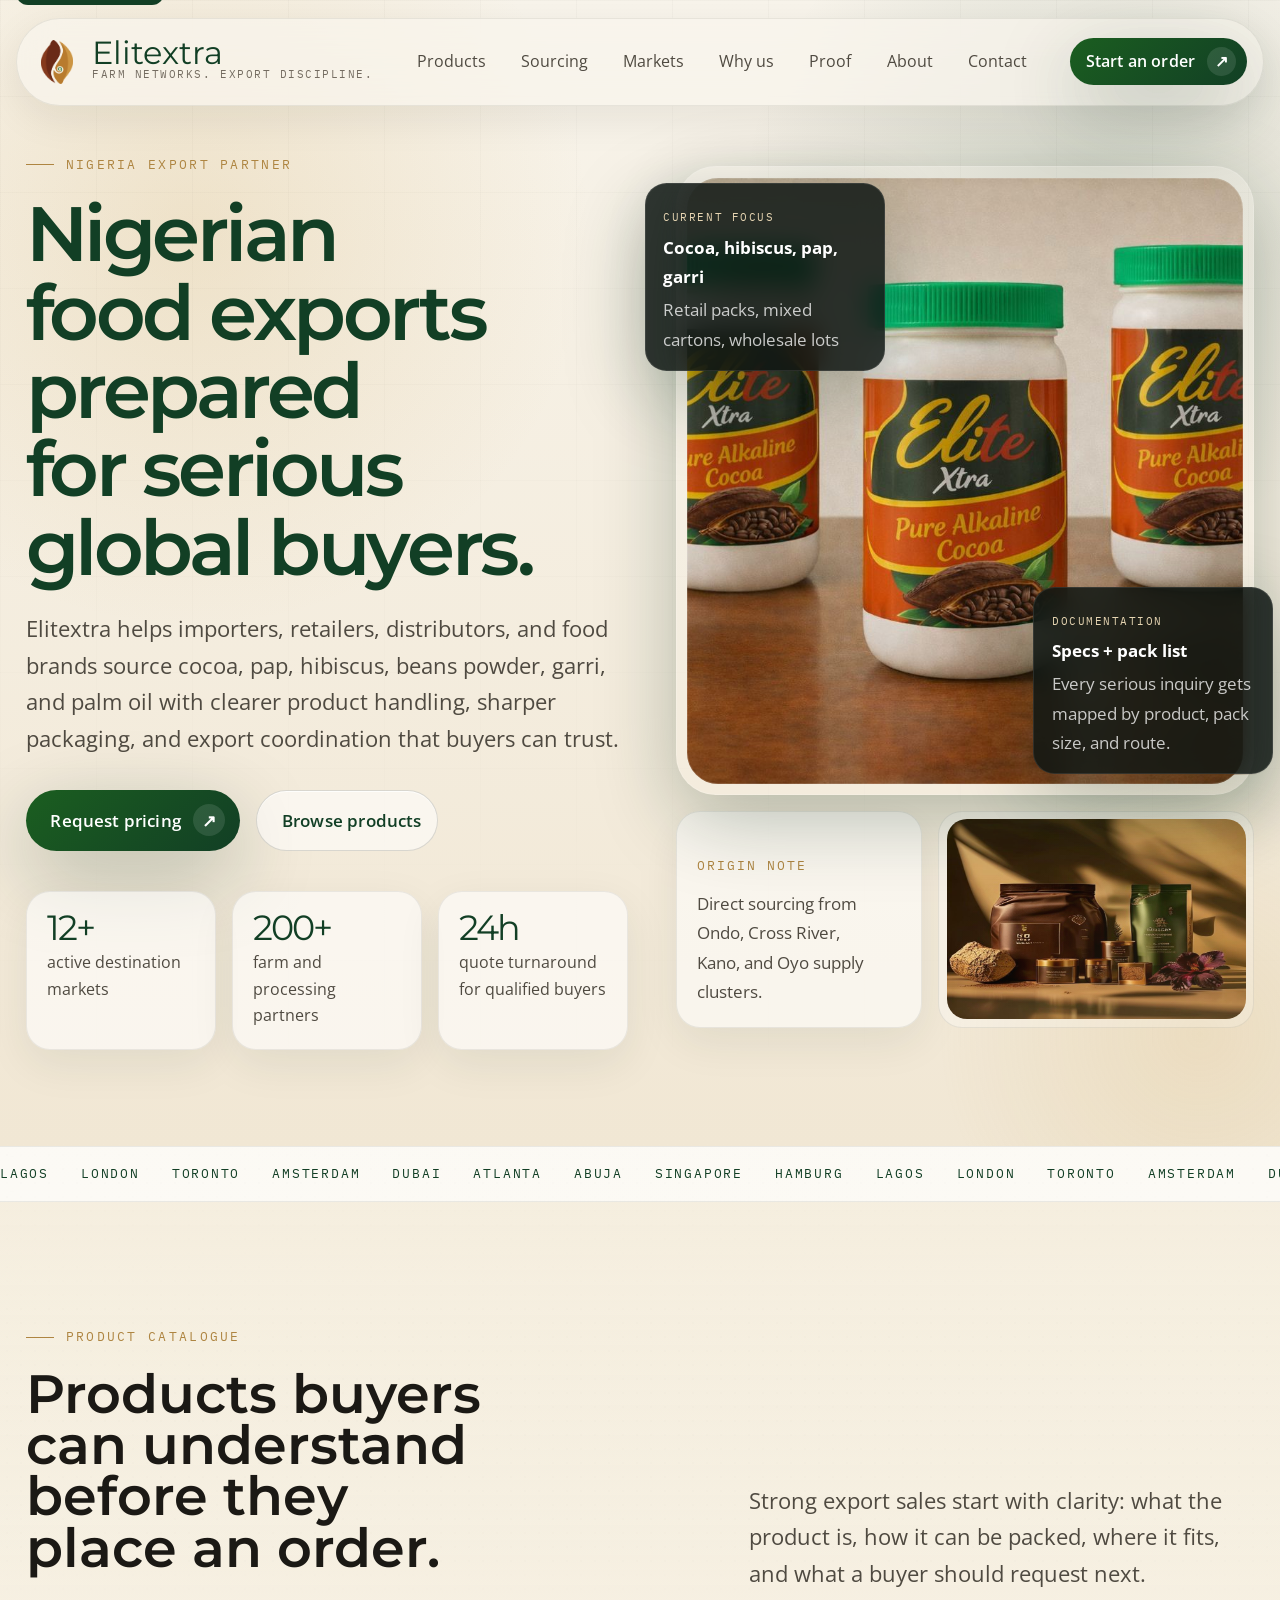
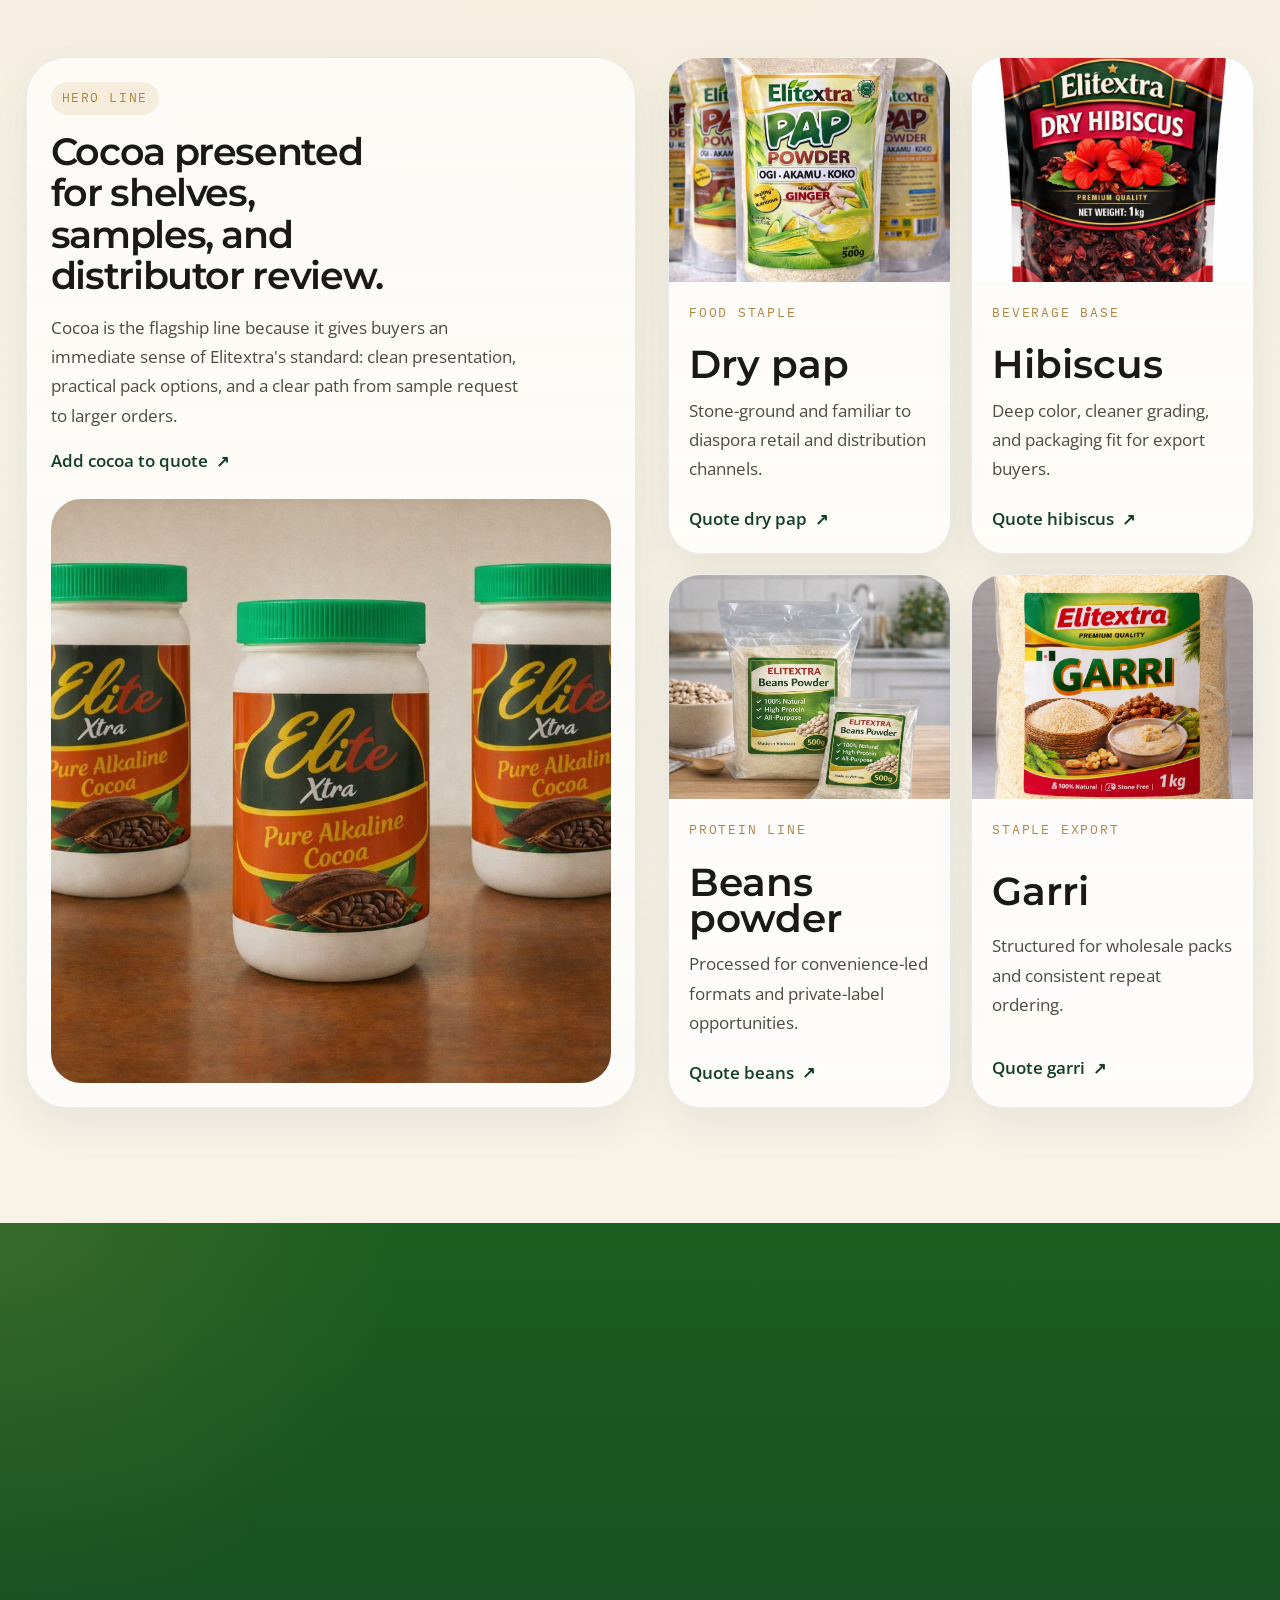
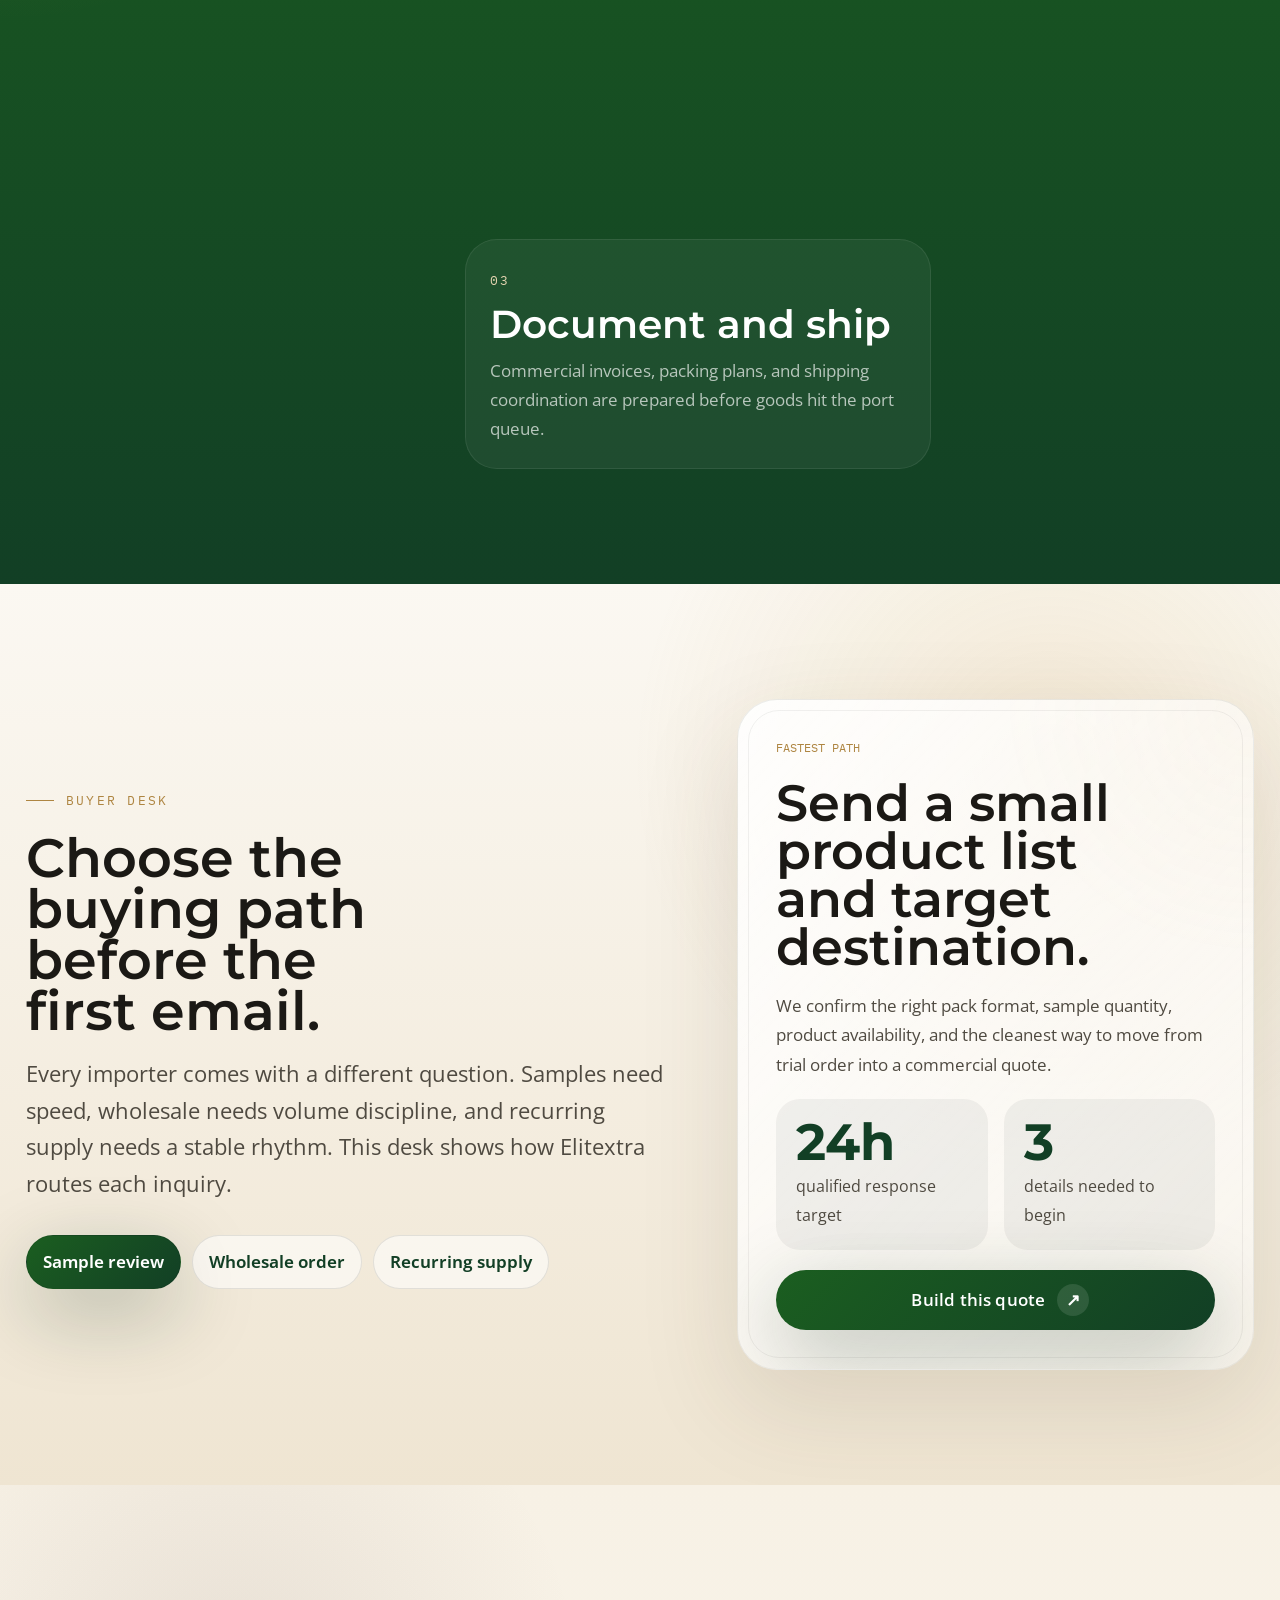
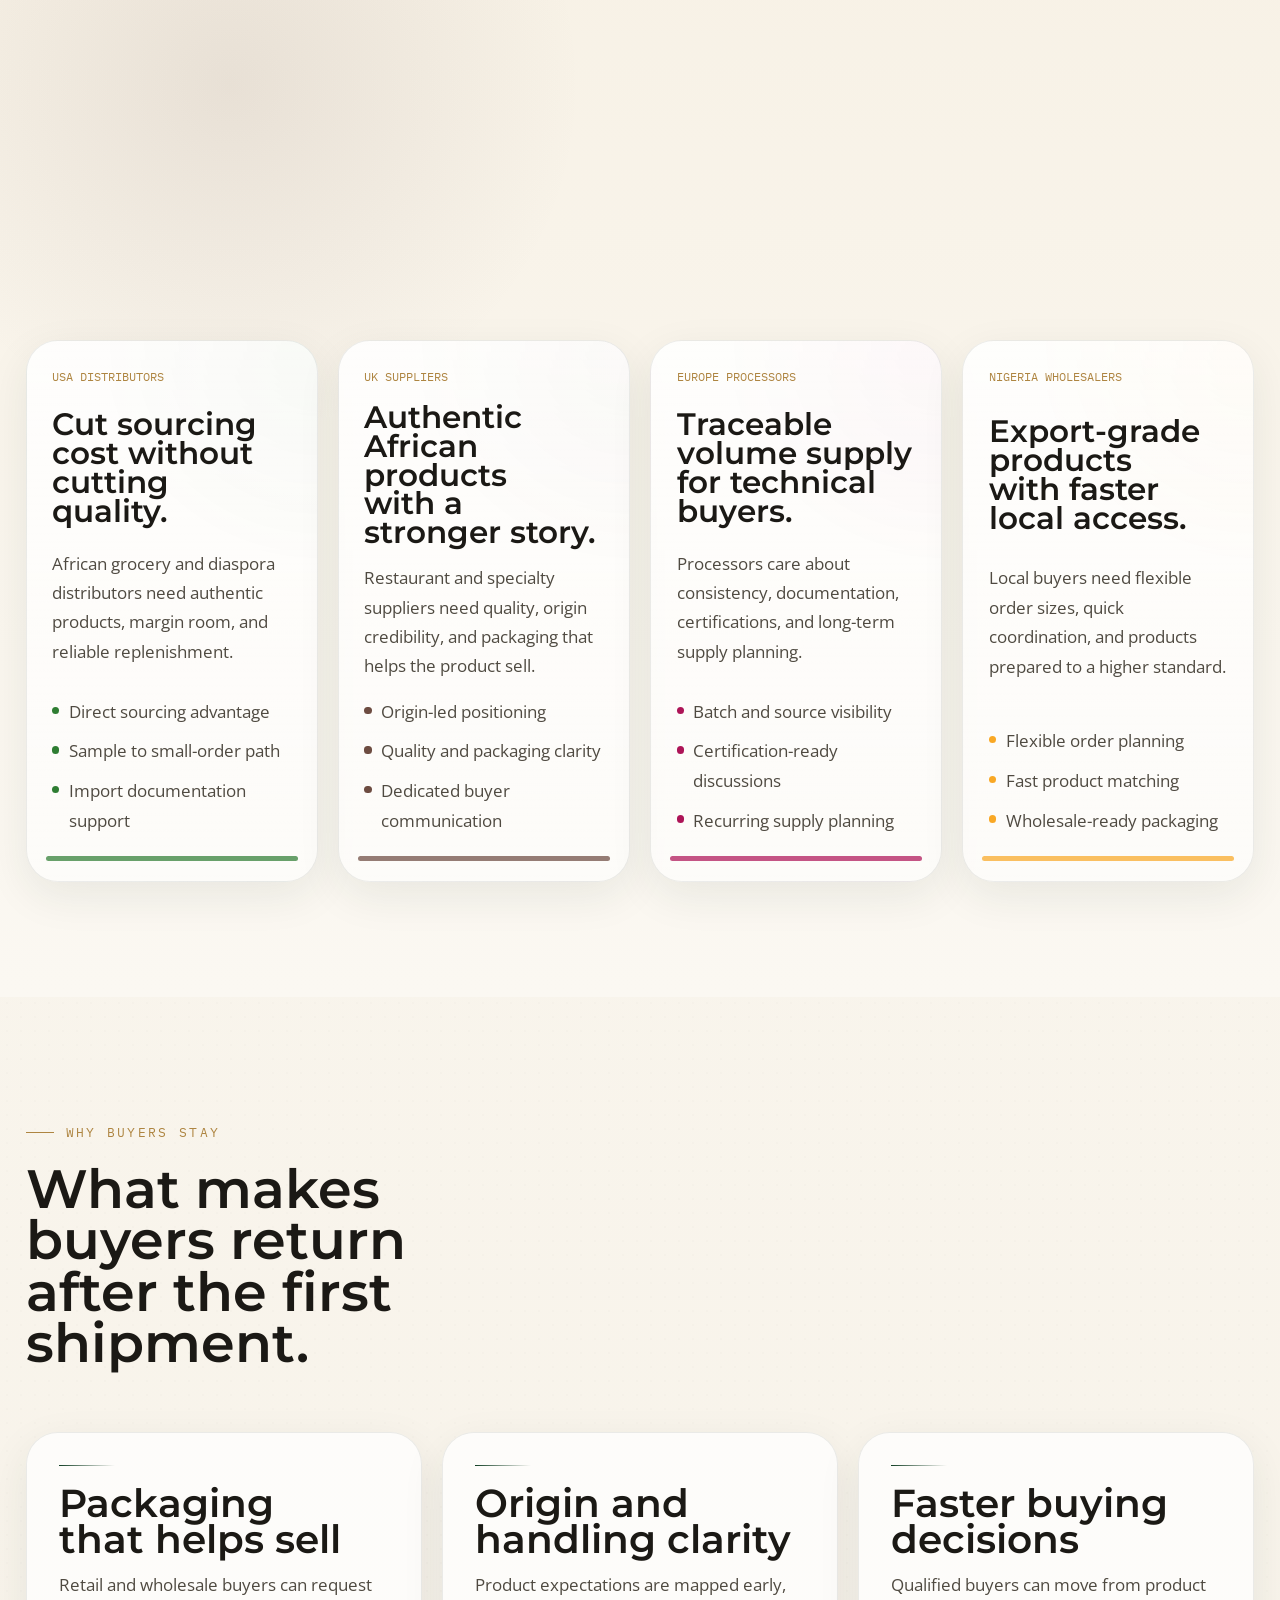
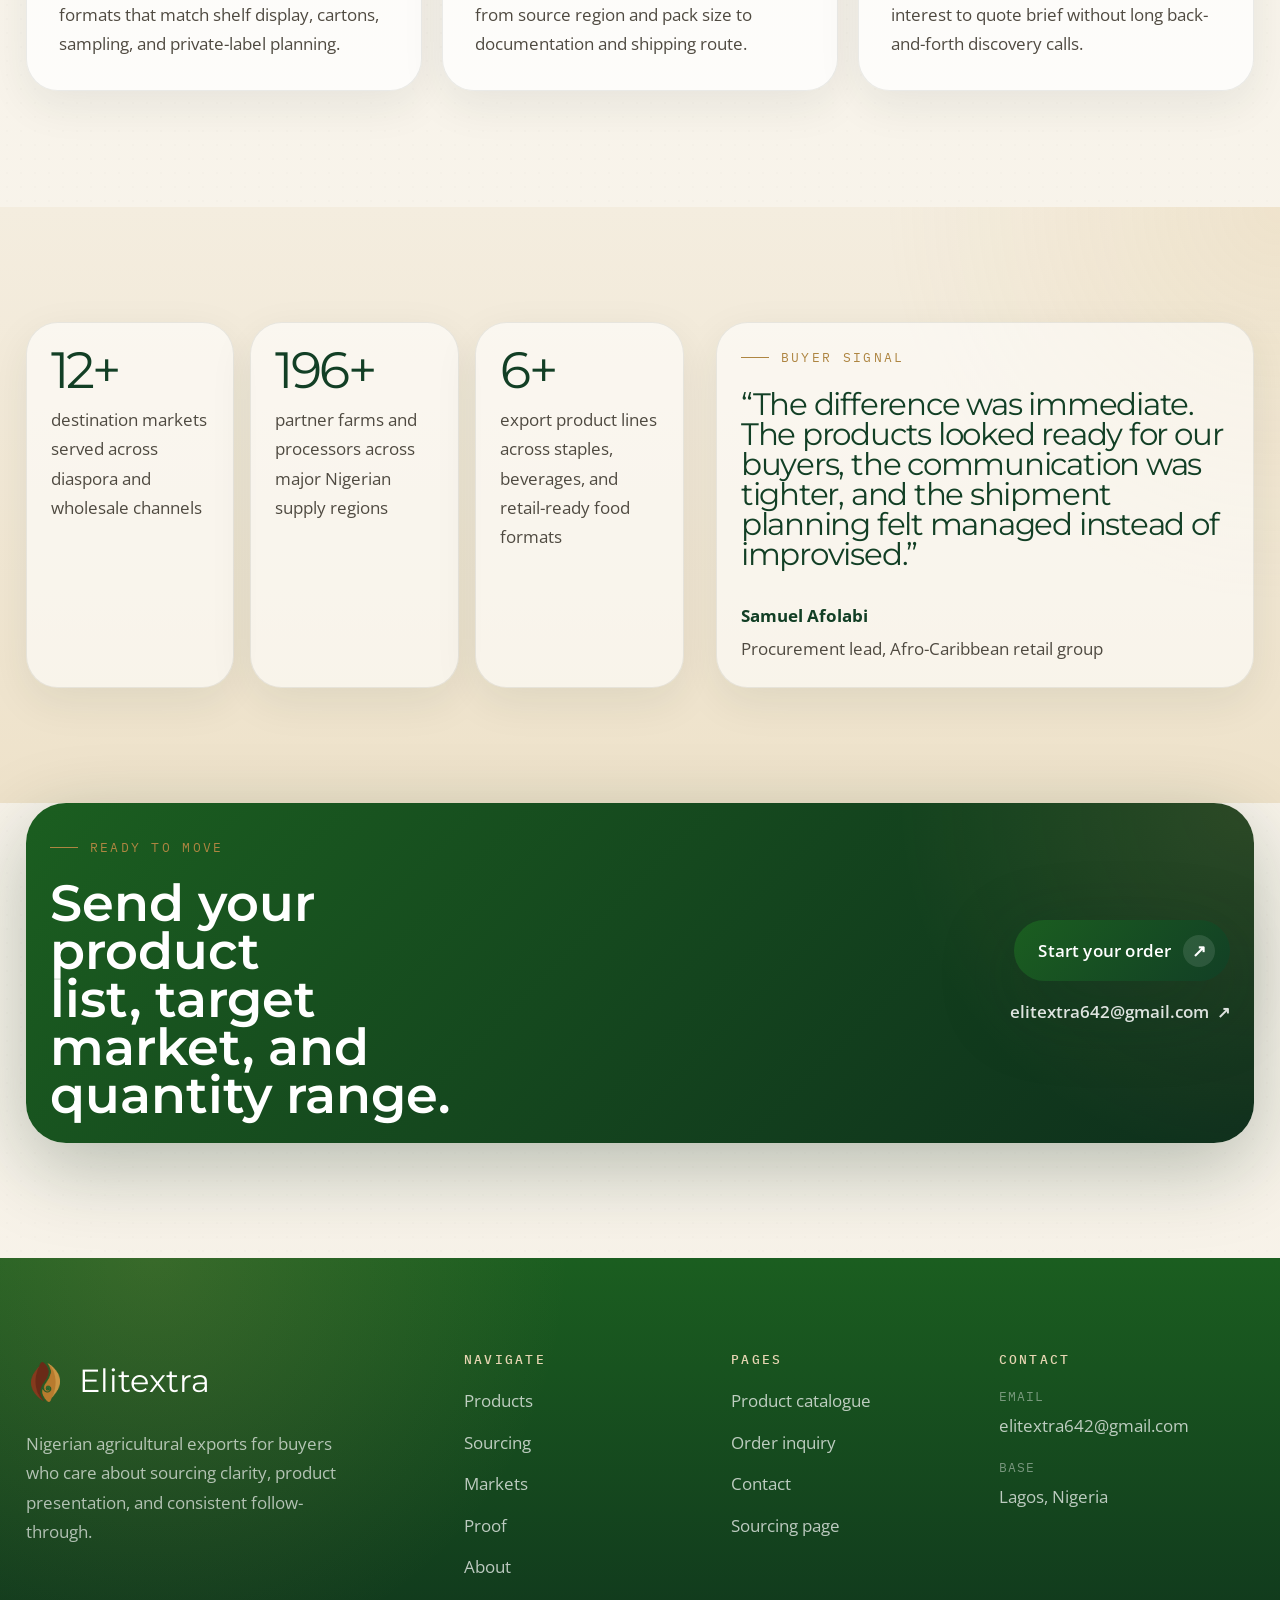
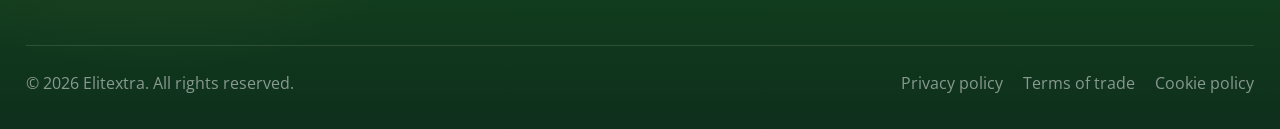
<file: index.html>
<!DOCTYPE html>
<html lang="en">
<head>
  <meta charset="UTF-8">
  <meta name="viewport" content="width=device-width, initial-scale=1.0">
  <meta name="description" content="Elitextra exports premium Nigerian cocoa, pap, beans powder, palm oil, hibiscus, and garri for global distributors, retailers, and food brands.">
  <meta property="og:title" content="Elitextra | Premium Nigerian Agricultural Exports">
  <meta property="og:description" content="A sourcing-led export partner connecting Nigerian farm networks to global buyers with traceability, disciplined packaging, and export-ready logistics.">
  <meta property="og:type" content="website">
  <meta property="og:image" content="assets/products/cocoa-jars.jpg">
  <title>Elitextra | Premium Nigerian Agricultural Exports</title>

  <link rel="stylesheet" href="css/variables.css">
  <link rel="stylesheet" href="css/base.css">
  <link rel="stylesheet" href="css/animations.css">
  <link rel="stylesheet" href="css/components.css">
  <link rel="stylesheet" href="css/layout.css">
  <link rel="stylesheet" href="css/home.css">
  <link rel="stylesheet" href="css/inner.css">

  <link rel="icon" type="image/svg+xml" href="data:image/svg+xml,%3Csvg xmlns='http://www.w3.org/2000/svg' viewBox='0 0 32 32'%3E%3Crect x='2' y='2' width='28' height='28' rx='9' fill='%23111a14'/%3E%3Cpath d='M10 22c5-11 10-14 12-12-2 1-3 3-2 5 1 2 3 2 4 1-1 4-5 7-11 8-1 0-2-1-3-2Z' fill='%23d9b36a'/%3E%3C/svg%3E">
</head>
<body class="page-wrapper">
  <a class="skip-link" href="#main-content">Skip to content</a>

  <header class="header" id="header">
    <div class="header__inner">
      <a href="index.html" class="header__logo" aria-label="Elitextra home">
        <span class="header__logo-mark" aria-hidden="true">
          <img src="assets/brand/elitextra-logo.png" alt="" class="header__logo-img">
        </span>
        <span class="header__logo-copy">
          <span class="header__logo-wordmark">Elitextra</span>
          <span class="header__logo-tagline">Farm networks. Export discipline.</span>
        </span>
      </a>

      <nav class="header__nav" aria-label="Primary navigation">
        <a href="#products" class="header__nav-link">Products</a>
        <a href="#sourcing" class="header__nav-link">Sourcing</a>
        <a href="#markets" class="header__nav-link">Markets</a>
        <a href="#advantage" class="header__nav-link">Why us</a>
        <a href="#proof" class="header__nav-link">Proof</a>
        <a href="about.html" class="header__nav-link">About</a>
        <a href="contact.html" class="header__nav-link">Contact</a>
      </nav>

      <div class="header__cta">
        <a href="order.html" class="btn btn--primary btn--sm">
          Start an order
          <span class="btn__icon">↗</span>
        </a>
      </div>

      <button class="header__menu-toggle" type="button" aria-label="Toggle menu" aria-expanded="false" aria-controls="mobile-nav">
        <span></span>
        <span></span>
        <span></span>
      </button>
    </div>

    <nav class="header__mobile-nav" id="mobile-nav" aria-label="Mobile navigation">
      <a href="#products" class="header__mobile-nav-link">Products</a>
      <a href="#sourcing" class="header__mobile-nav-link">Sourcing</a>
      <a href="#markets" class="header__mobile-nav-link">Markets</a>
      <a href="#advantage" class="header__mobile-nav-link">Why us</a>
      <a href="#proof" class="header__mobile-nav-link">Proof</a>
      <a href="about.html" class="header__mobile-nav-link">About</a>
      <a href="contact.html" class="header__mobile-nav-link">Contact</a>
      <div class="header__mobile-nav-cta">
        <a href="order.html" class="btn btn--primary btn--full">
          Start an order
          <span class="btn__icon">↗</span>
        </a>
      </div>
    </nav>
  </header>

  <main id="main-content">
    <section class="home-hero" id="top">
      <div class="home-hero__backdrop" aria-hidden="true"></div>
      <div class="container">
        <div class="home-hero__grid">
          <div class="home-hero__content">
            <p class="eyebrow reveal">Nigeria export partner</p>
            <h1 class="home-hero__title reveal reveal-delay-1">Nigerian food exports prepared for serious global buyers.</h1>
            <p class="home-hero__lead reveal reveal-delay-2">
              Elitextra helps importers, retailers, distributors, and food brands source cocoa, pap, hibiscus, beans powder, garri, and palm oil with clearer product handling, sharper packaging, and export coordination that buyers can trust.
            </p>

            <div class="home-hero__actions reveal reveal-delay-3">
              <a href="order.html" class="btn btn--primary btn--lg">
                Request pricing
                <span class="btn__icon">↗</span>
              </a>
              <a href="#products" class="btn btn--secondary btn--lg">Browse products</a>
            </div>

            <div class="home-hero__proof reveal reveal-delay-4">
              <article class="metric-chip">
                <span class="metric-chip__value">12+</span>
                <span class="metric-chip__label">active destination markets</span>
              </article>
              <article class="metric-chip">
                <span class="metric-chip__value">200+</span>
                <span class="metric-chip__label">farm and processing partners</span>
              </article>
              <article class="metric-chip">
                <span class="metric-chip__value">24h</span>
                <span class="metric-chip__label">quote turnaround for qualified buyers</span>
              </article>
            </div>
          </div>

          <div class="home-hero__media reveal reveal-delay-2">
            <div class="media-frame media-frame--hero">
              <img src="assets/products/cocoa-jars.jpg" alt="Elitextra cocoa jars arranged for export presentation." class="home-hero__main-image">
              <div class="floating-card floating-card--top">
                <span class="floating-card__label">Current focus</span>
                <strong>Cocoa, hibiscus, pap, garri</strong>
                <span>Retail packs, mixed cartons, wholesale lots</span>
              </div>
              <div class="floating-card floating-card--bottom">
                <span class="floating-card__label">Documentation</span>
                <strong>Specs + pack list</strong>
                <span>Every serious inquiry gets mapped by product, pack size, and route.</span>
              </div>
            </div>

            <div class="home-hero__rail">
              <article class="mini-panel mini-panel--light">
                <span class="mini-panel__kicker">Origin note</span>
                <p>Direct sourcing from Ondo, Cross River, Kano, and Oyo supply clusters.</p>
              </article>
              <article class="mini-panel mini-panel--image">
                <img
                  src="assets/generated/elitextra-pollinations-hero-1.jpg"
                  alt="Editorial-style generated scene of a premium agricultural export environment."
                  loading="lazy">
              </article>
            </div>
          </div>
        </div>
      </div>
    </section>

    <section class="market-marquee" aria-label="Markets served">
      <div class="market-marquee__track">
        <span>Lagos</span>
        <span>London</span>
        <span>Toronto</span>
        <span>Amsterdam</span>
        <span>Dubai</span>
        <span>Atlanta</span>
        <span>Abuja</span>
        <span>Singapore</span>
        <span>Hamburg</span>
        <span>Lagos</span>
        <span>London</span>
        <span>Toronto</span>
        <span>Amsterdam</span>
        <span>Dubai</span>
      </div>
    </section>

    <section class="section section--cream" id="products">
      <div class="container">
        <div class="section-heading section-heading--split">
          <div>
            <p class="eyebrow reveal">Product catalogue</p>
            <h2 class="section-title reveal reveal-delay-1">Products buyers can understand before they place an order.</h2>
          </div>
          <p class="section-intro reveal reveal-delay-2">
            Strong export sales start with clarity: what the product is, how it can be packed, where it fits, and what a buyer should request next.
          </p>
        </div>

        <div class="product-atlas">
          <article class="product-atlas__feature reveal">
            <div class="product-atlas__copy">
              <span class="product-atlas__tag">Hero line</span>
              <h3>Cocoa presented for shelves, samples, and distributor review.</h3>
              <p>Cocoa is the flagship line because it gives buyers an immediate sense of Elitextra's standard: clean presentation, practical pack options, and a clear path from sample request to larger orders.</p>
              <a href="order.html" class="text-link" data-add-to-quote="cocoa">Add cocoa to quote</a>
            </div>
            <div class="product-atlas__visual">
              <img src="assets/products/cocoa-jars.jpg" alt="Three Elitextra cocoa jars on a neutral surface.">
            </div>
          </article>

          <div class="product-atlas__grid stagger-children">
            <article class="product-tile reveal" data-product="pap">
              <div class="product-tile__media">
                <img src="assets/products/pap-pouches.jpg" alt="Elitextra pap powder pouch with ginger blend.">
              </div>
              <div class="product-tile__body">
                <span class="product-tile__meta">Food staple</span>
                <h3>Dry pap</h3>
                <p>Stone-ground and familiar to diaspora retail and distribution channels.</p>
                <a href="order.html" class="text-link" data-add-to-quote="pap">Quote dry pap</a>
              </div>
            </article>

            <article class="product-tile reveal reveal-delay-1" data-product="hibiscus">
              <div class="product-tile__media">
                <img src="assets/products/hibiscus-pouch.jpg" alt="Elitextra hibiscus pouch product packaging.">
              </div>
              <div class="product-tile__body">
                <span class="product-tile__meta">Beverage base</span>
                <h3>Hibiscus</h3>
                <p>Deep color, cleaner grading, and packaging fit for export buyers.</p>
                <a href="order.html" class="text-link" data-add-to-quote="hibiscus">Quote hibiscus</a>
              </div>
            </article>

            <article class="product-tile reveal reveal-delay-2" data-product="beans">
              <div class="product-tile__media">
                <img src="assets/products/beans-pouches.jpg" alt="Elitextra beans powder pouches.">
              </div>
              <div class="product-tile__body">
                <span class="product-tile__meta">Protein line</span>
                <h3>Beans powder</h3>
                <p>Processed for convenience-led formats and private-label opportunities.</p>
                <a href="order.html" class="text-link" data-add-to-quote="beans">Quote beans</a>
              </div>
            </article>

            <article class="product-tile reveal reveal-delay-3" data-product="garri">
              <div class="product-tile__media">
                <img src="assets/products/garri-bag.jpg" alt="Elitextra garri in clear export packaging.">
              </div>
              <div class="product-tile__body">
                <span class="product-tile__meta">Staple export</span>
                <h3>Garri</h3>
                <p>Structured for wholesale packs and consistent repeat ordering.</p>
                <a href="order.html" class="text-link" data-add-to-quote="garri">Quote garri</a>
              </div>
            </article>
          </div>
        </div>
      </div>
    </section>

    <section class="section section--dark" id="sourcing">
      <div class="container">
        <div class="sourcing-layout">
          <div class="sourcing-layout__intro">
            <p class="eyebrow reveal">Sourcing protocol</p>
            <h2 class="section-title reveal reveal-delay-1">A cleaner route from cooperative to container.</h2>
            <p class="section-intro reveal reveal-delay-2">
              Buyers do not need a long speech. They need confidence that product quality, packaging discipline, documentation, and shipment planning are handled by a team that already understands export pressure.
            </p>
          </div>

          <div class="sourcing-timeline stagger-children">
            <article class="timeline-step reveal">
              <span class="timeline-step__index">01</span>
              <h3>Source and verify</h3>
              <p>We map product requirements against verified farm and processor clusters before commitments are made.</p>
            </article>
            <article class="timeline-step reveal reveal-delay-1">
              <span class="timeline-step__index">02</span>
              <h3>Grade and package</h3>
              <p>Products move through sorting, packaging, and quantity discipline that matches the target market format.</p>
            </article>
            <article class="timeline-step reveal reveal-delay-2">
              <span class="timeline-step__index">03</span>
              <h3>Document and ship</h3>
              <p>Commercial invoices, packing plans, and shipping coordination are prepared before goods hit the port queue.</p>
            </article>
          </div>

          <div class="sourcing-visual reveal reveal-delay-3">
            <div class="media-frame media-frame--tall">
              <img
                src="assets/generated/elitextra-export-containers-sunrise.jpg"
                alt="Export container truck moving agricultural goods at sunrise."
                loading="lazy">
            </div>
          </div>
        </div>
      </div>
    </section>

    <section class="section export-desk-section" id="export-desk">
      <div class="container">
        <div class="export-desk">
          <div class="export-desk__copy reveal">
            <p class="eyebrow">Buyer desk</p>
            <h2 class="section-title">Choose the buying path before the first email.</h2>
            <p class="section-intro">Every importer comes with a different question. Samples need speed, wholesale needs volume discipline, and recurring supply needs a stable rhythm. This desk shows how Elitextra routes each inquiry.</p>
            <div class="export-desk__controls" aria-label="Buyer path selector">
              <button class="route-tab active" type="button" data-route="sample">Sample review</button>
              <button class="route-tab" type="button" data-route="wholesale">Wholesale order</button>
              <button class="route-tab" type="button" data-route="recurring">Recurring supply</button>
            </div>
          </div>

          <div class="export-desk__panel reveal reveal-delay-1" data-route-panel>
            <span class="mini-label" data-route-kicker>Fastest path</span>
            <h3 data-route-title>Send a small product list and target destination.</h3>
            <p data-route-copy>We confirm the right pack format, sample quantity, product availability, and the cleanest way to move from trial order into a commercial quote.</p>
            <div class="export-desk__metrics">
              <article><strong data-route-metric-a>24h</strong><span>qualified response target</span></article>
              <article><strong data-route-metric-b>3</strong><span>details needed to begin</span></article>
            </div>
            <a href="order.html" class="btn btn--primary btn--lg">Build this quote <span class="btn__icon">↗</span></a>
          </div>
        </div>
      </div>
    </section>

    <section class="section market-section" id="markets">
      <div class="container">
        <div class="section-heading section-heading--split">
          <div>
            <p class="eyebrow reveal">Buyer markets</p>
            <h2 class="section-title reveal reveal-delay-1">Different buyers need different proof before they commit.</h2>
          </div>
          <p class="section-intro reveal reveal-delay-2">
            Elitextra speaks to distributors, suppliers, processors, and wholesalers with the details they actually use to make sourcing decisions: price, origin, documentation, quality, and supply rhythm.
          </p>
        </div>

        <div class="market-grid stagger-children">
          <article class="market-card reveal" style="--market-accent: var(--brand-green);">
            <span class="mini-label">USA distributors</span>
            <h3>Cut sourcing cost without cutting quality.</h3>
            <p>African grocery and diaspora distributors need authentic products, margin room, and reliable replenishment.</p>
            <ul>
              <li>Direct sourcing advantage</li>
              <li>Sample to small-order path</li>
              <li>Import documentation support</li>
            </ul>
          </article>

          <article class="market-card reveal reveal-delay-1" style="--market-accent: var(--product-cocoa);">
            <span class="mini-label">UK suppliers</span>
            <h3>Authentic African products with a stronger story.</h3>
            <p>Restaurant and specialty suppliers need quality, origin credibility, and packaging that helps the product sell.</p>
            <ul>
              <li>Origin-led positioning</li>
              <li>Quality and packaging clarity</li>
              <li>Dedicated buyer communication</li>
            </ul>
          </article>

          <article class="market-card reveal reveal-delay-2" style="--market-accent: var(--product-hibiscus);">
            <span class="mini-label">Europe processors</span>
            <h3>Traceable volume supply for technical buyers.</h3>
            <p>Processors care about consistency, documentation, certifications, and long-term supply planning.</p>
            <ul>
              <li>Batch and source visibility</li>
              <li>Certification-ready discussions</li>
              <li>Recurring supply planning</li>
            </ul>
          </article>

          <article class="market-card reveal reveal-delay-3" style="--market-accent: var(--product-maize);">
            <span class="mini-label">Nigeria wholesalers</span>
            <h3>Export-grade products with faster local access.</h3>
            <p>Local buyers need flexible order sizes, quick coordination, and products prepared to a higher standard.</p>
            <ul>
              <li>Flexible order planning</li>
              <li>Fast product matching</li>
              <li>Wholesale-ready packaging</li>
            </ul>
          </article>
        </div>
      </div>
    </section>

    <section class="section" id="advantage">
      <div class="container">
        <div class="section-heading">
          <p class="eyebrow reveal">Why buyers stay</p>
          <h2 class="section-title reveal reveal-delay-1">What makes buyers return after the first shipment.</h2>
        </div>

        <div class="advantage-grid stagger-children">
          <article class="advantage-card reveal">
            <span class="advantage-card__line"></span>
            <h3>Packaging that helps sell</h3>
            <p>Retail and wholesale buyers can request formats that match shelf display, cartons, sampling, and private-label planning.</p>
          </article>
          <article class="advantage-card reveal reveal-delay-1">
            <span class="advantage-card__line"></span>
            <h3>Origin and handling clarity</h3>
            <p>Product expectations are mapped early, from source region and pack size to documentation and shipping route.</p>
          </article>
          <article class="advantage-card reveal reveal-delay-2">
            <span class="advantage-card__line"></span>
            <h3>Faster buying decisions</h3>
            <p>Qualified buyers can move from product interest to quote brief without long back-and-forth discovery calls.</p>
          </article>
        </div>
      </div>
    </section>

    <section class="section section--sand" id="proof">
      <div class="container">
        <div class="proof-grid">
          <div class="proof-grid__stats stagger-children">
            <article class="proof-card reveal">
              <span class="proof-card__value" data-counter="12" data-suffix="+">0</span>
              <span class="proof-card__label">destination markets served across diaspora and wholesale channels</span>
            </article>
            <article class="proof-card reveal reveal-delay-1">
              <span class="proof-card__value" data-counter="200" data-suffix="+">0</span>
              <span class="proof-card__label">partner farms and processors across major Nigerian supply regions</span>
            </article>
            <article class="proof-card reveal reveal-delay-2">
              <span class="proof-card__value" data-counter="6" data-suffix="+">0</span>
              <span class="proof-card__label">export product lines across staples, beverages, and retail-ready food formats</span>
            </article>
          </div>

          <div class="testimonial-panel reveal reveal-delay-3">
            <p class="eyebrow">Buyer signal</p>
            <blockquote>
              “The difference was immediate. The products looked ready for our buyers, the communication was tighter, and the shipment planning felt managed instead of improvised.”
            </blockquote>
            <div class="testimonial-panel__author">
              <strong>Samuel Afolabi</strong>
              <span>Procurement lead, Afro-Caribbean retail group</span>
            </div>
          </div>
        </div>
      </div>
    </section>

    <section class="section cta-band">
      <div class="container">
        <div class="cta-band__inner reveal">
          <div>
            <p class="eyebrow">Ready to move</p>
            <h2 class="cta-band__title">Send your product list, target market, and quantity range.</h2>
          </div>
          <div class="cta-band__actions">
            <a href="order.html" class="btn btn--primary btn--lg">
              Start your order
              <span class="btn__icon">↗</span>
            </a>
            <a href="mailto:elitextra642@gmail.com" class="text-link text-link--light">elitextra642@gmail.com</a>
          </div>
        </div>
      </div>
    </section>
  </main>

  <footer class="footer">
    <div class="container">
      <div class="footer__top">
        <div class="footer__brand">
          <a href="index.html" class="footer__logo">
            <span class="footer__logo-mark" aria-hidden="true">
              <img src="assets/brand/elitextra-logo.png" alt="" class="logo-img">
            </span>
            <span class="footer__logo-text">Elitextra</span>
          </a>
          <p class="footer__brand-desc">
            Nigerian agricultural exports for buyers who care about sourcing clarity, product presentation, and consistent follow-through.
          </p>
        </div>

        <div class="footer__column">
          <h3 class="footer__heading">Navigate</h3>
          <nav class="footer__links">
            <a href="#products" class="footer__link">Products</a>
            <a href="#sourcing" class="footer__link">Sourcing</a>
            <a href="#markets" class="footer__link">Markets</a>
            <a href="#proof" class="footer__link">Proof</a>
            <a href="about.html" class="footer__link">About</a>
          </nav>
        </div>

        <div class="footer__column">
          <h3 class="footer__heading">Pages</h3>
          <nav class="footer__links">
            <a href="products.html" class="footer__link">Product catalogue</a>
            <a href="order.html" class="footer__link">Order inquiry</a>
            <a href="contact.html" class="footer__link">Contact</a>
            <a href="sourcing.html" class="footer__link">Sourcing page</a>
          </nav>
        </div>

        <div class="footer__column">
          <h3 class="footer__heading">Contact</h3>
          <div class="footer__contact-item">
            <span>Email</span>
            <a href="mailto:elitextra642@gmail.com">elitextra642@gmail.com</a>
          </div>
          <div class="footer__contact-item">
            <span>Base</span>
            <span>Lagos, Nigeria</span>
          </div>
        </div>
      </div>

      <div class="footer__bottom">
        <p class="footer__copyright">© 2026 Elitextra. All rights reserved.</p>
        <div class="footer__legal">
          <a href="privacy.html">Privacy policy</a>
          <a href="terms.html">Terms of trade</a>
          <a href="cookies.html">Cookie policy</a>
        </div>
      </div>
    </div>
  </footer>

  <button class="scroll-top" type="button" aria-label="Scroll to top">
    <svg width="20" height="20" viewBox="0 0 24 24" fill="none" stroke="currentColor" stroke-width="1.8">
      <path d="M18 15L12 9L6 15"/>
    </svg>
  </button>

  <script src="js/main.js"></script>
</body>
</html>
</file>
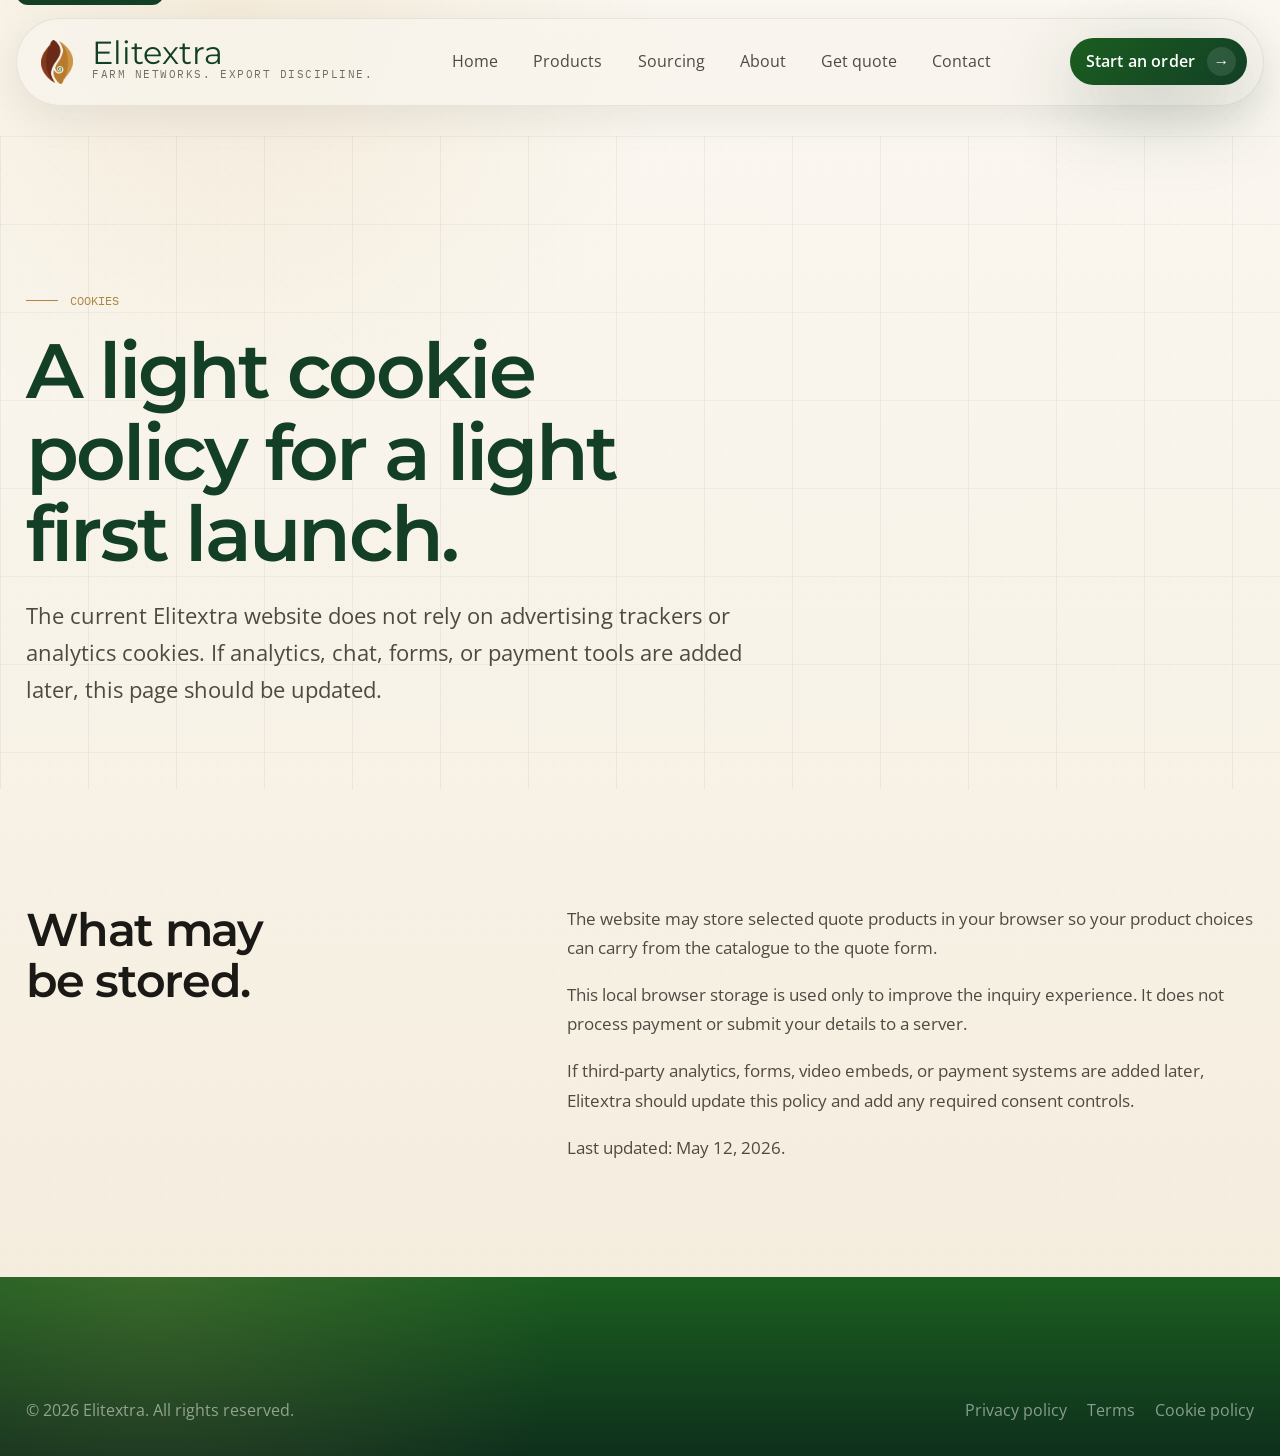
<file: cookies.html>
<!DOCTYPE html>
<html lang="en">
<head>
  <meta charset="UTF-8">
  <meta name="viewport" content="width=device-width, initial-scale=1.0">
  <meta name="description" content="Cookie policy for the Elitextra website.">
  <title>Cookie Policy | Elitextra</title>
  <link rel="stylesheet" href="css/variables.css">
  <link rel="stylesheet" href="css/base.css">
  <link rel="stylesheet" href="css/animations.css">
  <link rel="stylesheet" href="css/components.css">
  <link rel="stylesheet" href="css/layout.css">
  <link rel="stylesheet" href="css/home.css">
  <link rel="stylesheet" href="css/inner.css">
</head>
<body class="page-wrapper site-page">
  <a class="skip-link" href="#main-content">Skip to content</a>
  <header class="header" id="header"><div class="header__inner"><a href="index.html" class="header__logo" aria-label="Elitextra home"><span class="header__logo-mark" aria-hidden="true"><img src="assets/brand/elitextra-logo.png" alt="" class="header__logo-img"></span><span class="header__logo-copy"><span class="header__logo-wordmark">Elitextra</span><span class="header__logo-tagline">Farm networks. Export discipline.</span></span></a><nav class="header__nav" aria-label="Primary navigation"><a href="index.html" class="header__nav-link">Home</a><a href="products.html" class="header__nav-link">Products</a><a href="sourcing.html" class="header__nav-link">Sourcing</a><a href="about.html" class="header__nav-link">About</a><a href="order.html" class="header__nav-link">Get quote</a><a href="contact.html" class="header__nav-link">Contact</a></nav><div class="header__cta"><a href="order.html" class="btn btn--primary btn--sm">Start an order <span class="btn__icon">&rarr;</span></a></div></div></header>
  <main id="main-content" class="page-shell">
    <section class="page-hero"><div class="container"><p class="page-kicker reveal">Cookies</p><h1 class="page-title reveal reveal-delay-1">A light cookie policy for a light first launch.</h1><p class="page-lead reveal reveal-delay-2">The current Elitextra website does not rely on advertising trackers or analytics cookies. If analytics, chat, forms, or payment tools are added later, this page should be updated.</p></div></section>
    <section class="section"><div class="container section-split"><div class="sticky-copy"><h2 class="display-heading reveal">What may be stored.</h2></div><div class="content-stack reveal reveal-delay-1"><p>The website may store selected quote products in your browser so your product choices can carry from the catalogue to the quote form.</p><p>This local browser storage is used only to improve the inquiry experience. It does not process payment or submit your details to a server.</p><p>If third-party analytics, forms, video embeds, or payment systems are added later, Elitextra should update this policy and add any required consent controls.</p><p>Last updated: May 12, 2026.</p></div></div></section>
  </main>
  <footer class="footer"><div class="container"><div class="footer__bottom"><p class="footer__copyright">&copy; 2026 Elitextra. All rights reserved.</p><div class="footer__legal"><a href="privacy.html">Privacy policy</a><a href="terms.html">Terms</a><a href="cookies.html">Cookie policy</a></div></div></div></footer>
  <script src="js/main.js"></script>
</body>
</html>
</file>
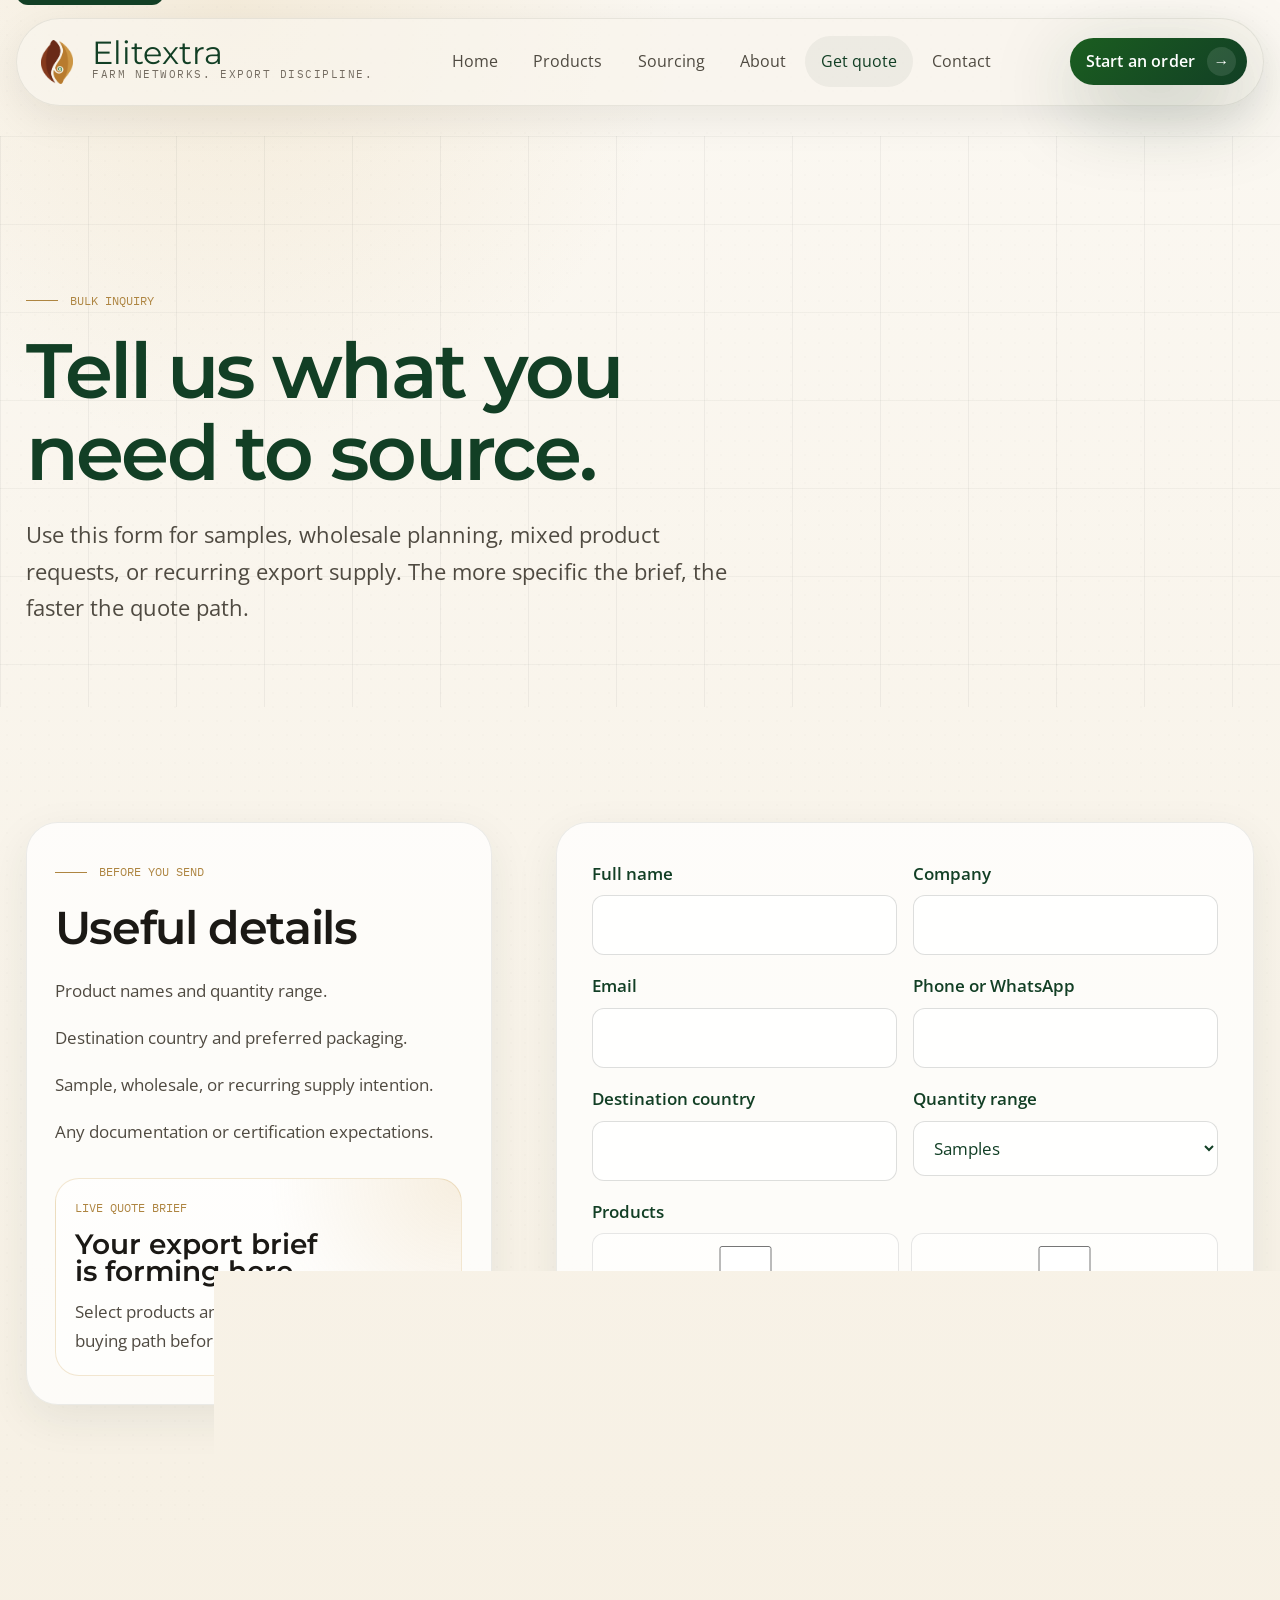
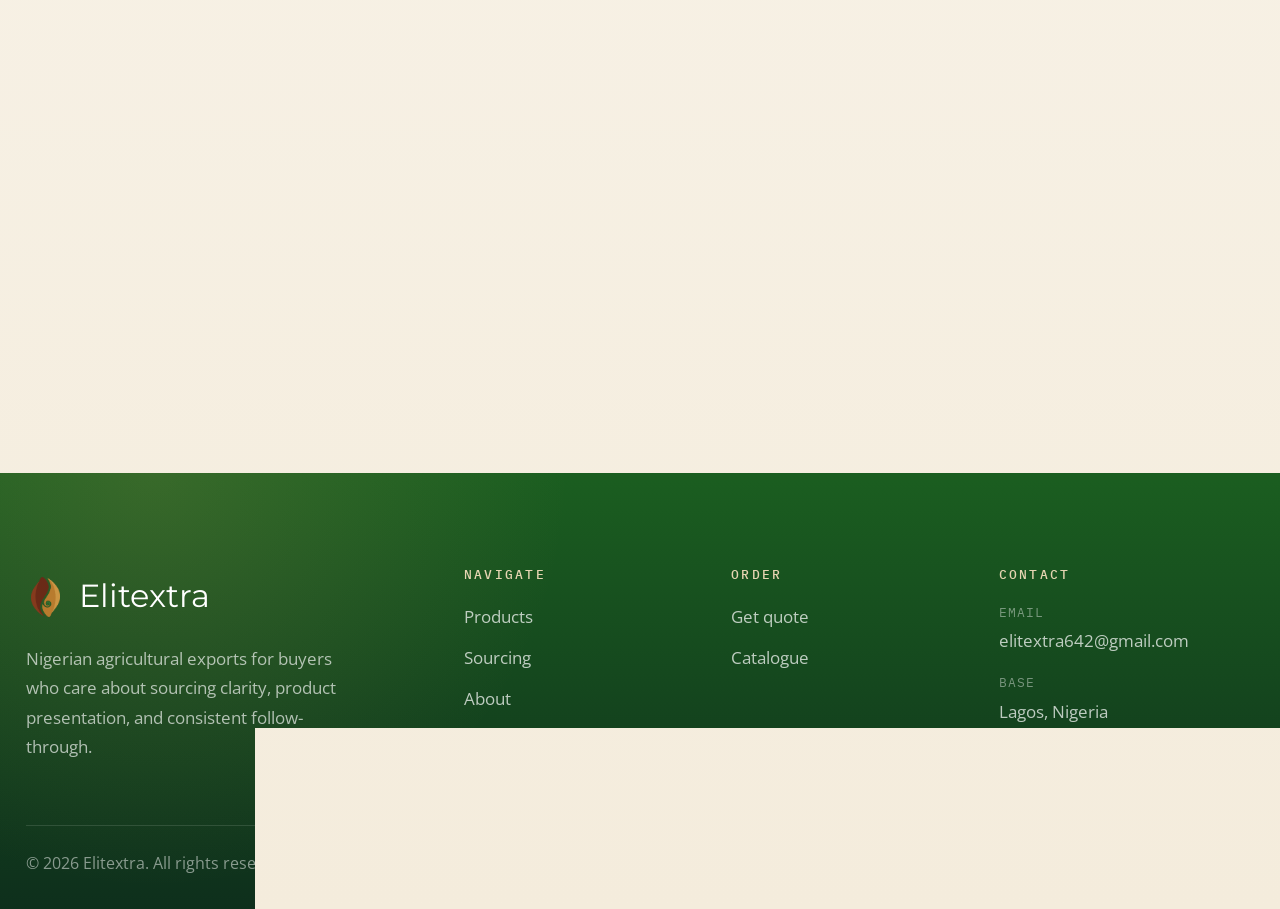
<file: order.html>
<!DOCTYPE html>
<html lang="en">
<head>
  <meta charset="UTF-8">
  <meta name="viewport" content="width=device-width, initial-scale=1.0">
  <meta name="description" content="Request pricing and sourcing support for Elitextra Nigerian agricultural exports.">
  <title>Get Quote | Elitextra</title>
  <link rel="stylesheet" href="css/variables.css">
  <link rel="stylesheet" href="css/base.css">
  <link rel="stylesheet" href="css/animations.css">
  <link rel="stylesheet" href="css/components.css">
  <link rel="stylesheet" href="css/layout.css">
  <link rel="stylesheet" href="css/home.css">
  <link rel="stylesheet" href="css/inner.css">
</head>
<body class="page-wrapper site-page">
  <a class="skip-link" href="#main-content">Skip to content</a>
  <header class="header" id="header"><div class="header__inner"><a href="index.html" class="header__logo" aria-label="Elitextra home"><span class="header__logo-mark" aria-hidden="true"><img src="assets/brand/elitextra-logo.png" alt="" class="header__logo-img"></span><span class="header__logo-copy"><span class="header__logo-wordmark">Elitextra</span><span class="header__logo-tagline">Farm networks. Export discipline.</span></span></a><nav class="header__nav" aria-label="Primary navigation"><a href="index.html" class="header__nav-link">Home</a><a href="products.html" class="header__nav-link">Products</a><a href="sourcing.html" class="header__nav-link">Sourcing</a><a href="about.html" class="header__nav-link">About</a><a href="order.html" class="header__nav-link active">Get quote</a><a href="contact.html" class="header__nav-link">Contact</a></nav><div class="header__cta"><a href="order.html" class="btn btn--primary btn--sm">Start an order <span class="btn__icon">&rarr;</span></a></div><button class="header__menu-toggle" type="button" aria-label="Toggle menu" aria-expanded="false" aria-controls="mobile-nav"><span></span><span></span><span></span></button></div><nav class="header__mobile-nav" id="mobile-nav" aria-label="Mobile navigation"><a href="index.html" class="header__mobile-nav-link">Home</a><a href="products.html" class="header__mobile-nav-link">Products</a><a href="sourcing.html" class="header__mobile-nav-link">Sourcing</a><a href="about.html" class="header__mobile-nav-link">About</a><a href="order.html" class="header__mobile-nav-link">Get quote</a><a href="contact.html" class="header__mobile-nav-link">Contact</a></nav></header>

  <main id="main-content" class="page-shell">
    <section class="page-hero">
      <div class="container"><p class="page-kicker reveal">Bulk inquiry</p><h1 class="page-title reveal reveal-delay-1">Tell us what you need to source.</h1><p class="page-lead reveal reveal-delay-2">Use this form for samples, wholesale planning, mixed product requests, or recurring export supply. The more specific the brief, the faster the quote path.</p></div>
    </section>

    <section class="section">
      <div class="container quote-layout">
        <aside class="quote-panel reveal">
          <p class="page-kicker">Before you send</p>
          <h2 class="display-heading">Useful details</h2>
          <div class="content-stack">
            <p>Product names and quantity range.</p>
            <p>Destination country and preferred packaging.</p>
            <p>Sample, wholesale, or recurring supply intention.</p>
            <p>Any documentation or certification expectations.</p>
          </div>
          <div class="quote-summary" data-quote-summary aria-live="polite">
            <span class="mini-label">Live quote brief</span>
            <h3>Your export brief is forming here.</h3>
            <p>Select products and quantity to see a cleaner buying path before you submit.</p>
          </div>
        </aside>
        <form class="form-panel contact-form reveal reveal-delay-1" data-quote-form>
          <div class="form-grid">
            <div class="form-field"><label for="name">Full name</label><input id="name" name="name" type="text" required></div>
            <div class="form-field"><label for="company">Company</label><input id="company" name="company" type="text"></div>
            <div class="form-field"><label for="email">Email</label><input id="email" name="email" type="email" required></div>
            <div class="form-field"><label for="phone">Phone or WhatsApp</label><input id="phone" name="phone" type="tel"></div>
            <div class="form-field"><label for="country">Destination country</label><input id="country" name="country" type="text" required></div>
            <div class="form-field"><label for="quantity">Quantity range</label><select id="quantity" name="quantity"><option>Samples</option><option>100kg to 500kg</option><option>500kg to 1MT</option><option>1MT+</option><option>Recurring supply</option></select></div>
            <div class="form-field form-field--full"><label>Products</label><div class="check-grid"><label class="check-option"><input type="checkbox" name="products" value="cocoa"> Cocoa</label><label class="check-option"><input type="checkbox" name="products" value="pap"> Dry pap</label><label class="check-option"><input type="checkbox" name="products" value="beans"> Beans powder</label><label class="check-option"><input type="checkbox" name="products" value="palm-oil"> Palm oil</label><label class="check-option"><input type="checkbox" name="products" value="hibiscus"> Hibiscus</label><label class="check-option"><input type="checkbox" name="products" value="garri"> Garri</label></div></div>
            <div class="form-field form-field--full"><label for="message">Requirements</label><textarea id="message" name="message" placeholder="Tell us packaging, timeline, destination, and any special requirements."></textarea></div>
          </div>
          <div class="button-row"><button type="submit" class="btn btn--primary btn--lg">Submit inquiry <span class="btn__icon">&rarr;</span></button><a href="mailto:elitextra642@gmail.com" class="btn btn--secondary btn--lg">Email instead</a></div>
        </form>
      </div>
    </section>
  </main>

  <footer class="footer"><div class="container"><div class="footer__top"><div class="footer__brand"><a href="index.html" class="footer__logo"><img src="assets/brand/elitextra-logo.png" alt="" class="logo-img"><span class="footer__logo-text">Elitextra</span></a><p class="footer__brand-desc">Nigerian agricultural exports for buyers who care about sourcing clarity, product presentation, and consistent follow-through.</p></div><div class="footer__column"><h3 class="footer__heading">Navigate</h3><nav class="footer__links"><a href="products.html" class="footer__link">Products</a><a href="sourcing.html" class="footer__link">Sourcing</a><a href="about.html" class="footer__link">About</a><a href="contact.html" class="footer__link">Contact</a></nav></div><div class="footer__column"><h3 class="footer__heading">Order</h3><nav class="footer__links"><a href="order.html" class="footer__link">Get quote</a><a href="products.html" class="footer__link">Catalogue</a></nav></div><div class="footer__column"><h3 class="footer__heading">Contact</h3><div class="footer__contact-item"><span>Email</span><a href="mailto:elitextra642@gmail.com">elitextra642@gmail.com</a></div><div class="footer__contact-item"><span>Base</span><span>Lagos, Nigeria</span></div></div></div><div class="footer__bottom"><p class="footer__copyright">&copy; 2026 Elitextra. All rights reserved.</p><div class="footer__legal"><a href="privacy.html">Privacy policy</a><a href="terms.html">Terms</a><a href="cookies.html">Cookie policy</a></div></div></div></footer>
  <button class="scroll-top" type="button" aria-label="Scroll to top">↑</button>
  <script src="js/main.js"></script>
</body>
</html>
</file>
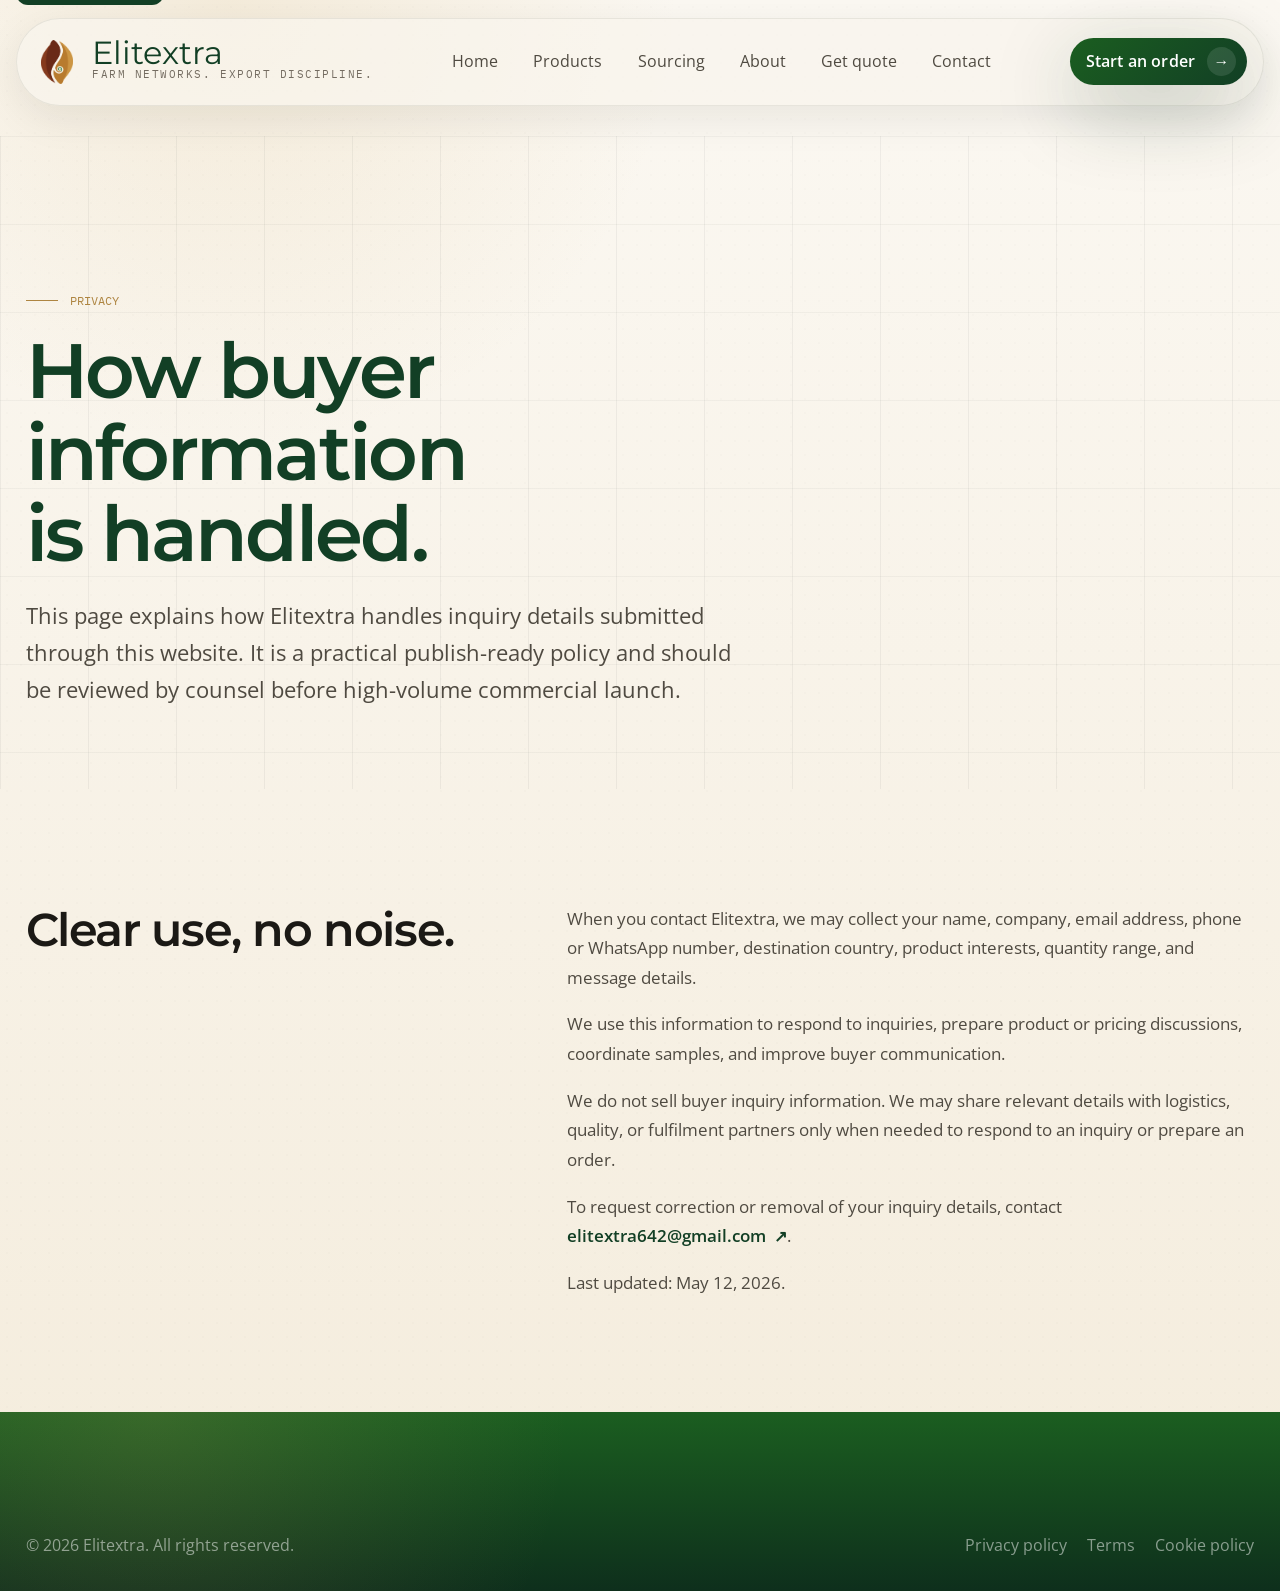
<file: privacy.html>
<!DOCTYPE html>
<html lang="en">
<head>
  <meta charset="UTF-8">
  <meta name="viewport" content="width=device-width, initial-scale=1.0">
  <meta name="description" content="Privacy policy for Elitextra website inquiries and buyer communications.">
  <title>Privacy Policy | Elitextra</title>
  <link rel="stylesheet" href="css/variables.css">
  <link rel="stylesheet" href="css/base.css">
  <link rel="stylesheet" href="css/animations.css">
  <link rel="stylesheet" href="css/components.css">
  <link rel="stylesheet" href="css/layout.css">
  <link rel="stylesheet" href="css/home.css">
  <link rel="stylesheet" href="css/inner.css">
</head>
<body class="page-wrapper site-page">
  <a class="skip-link" href="#main-content">Skip to content</a>
  <header class="header" id="header"><div class="header__inner"><a href="index.html" class="header__logo" aria-label="Elitextra home"><span class="header__logo-mark" aria-hidden="true"><img src="assets/brand/elitextra-logo.png" alt="" class="header__logo-img"></span><span class="header__logo-copy"><span class="header__logo-wordmark">Elitextra</span><span class="header__logo-tagline">Farm networks. Export discipline.</span></span></a><nav class="header__nav" aria-label="Primary navigation"><a href="index.html" class="header__nav-link">Home</a><a href="products.html" class="header__nav-link">Products</a><a href="sourcing.html" class="header__nav-link">Sourcing</a><a href="about.html" class="header__nav-link">About</a><a href="order.html" class="header__nav-link">Get quote</a><a href="contact.html" class="header__nav-link">Contact</a></nav><div class="header__cta"><a href="order.html" class="btn btn--primary btn--sm">Start an order <span class="btn__icon">&rarr;</span></a></div></div></header>
  <main id="main-content" class="page-shell">
    <section class="page-hero"><div class="container"><p class="page-kicker reveal">Privacy</p><h1 class="page-title reveal reveal-delay-1">How buyer information is handled.</h1><p class="page-lead reveal reveal-delay-2">This page explains how Elitextra handles inquiry details submitted through this website. It is a practical publish-ready policy and should be reviewed by counsel before high-volume commercial launch.</p></div></section>
    <section class="section"><div class="container section-split"><div class="sticky-copy"><h2 class="display-heading reveal">Clear use, no noise.</h2></div><div class="content-stack reveal reveal-delay-1"><p>When you contact Elitextra, we may collect your name, company, email address, phone or WhatsApp number, destination country, product interests, quantity range, and message details.</p><p>We use this information to respond to inquiries, prepare product or pricing discussions, coordinate samples, and improve buyer communication.</p><p>We do not sell buyer inquiry information. We may share relevant details with logistics, quality, or fulfilment partners only when needed to respond to an inquiry or prepare an order.</p><p>To request correction or removal of your inquiry details, contact <a class="text-link" href="mailto:elitextra642@gmail.com">elitextra642@gmail.com</a>.</p><p>Last updated: May 12, 2026.</p></div></div></section>
  </main>
  <footer class="footer"><div class="container"><div class="footer__bottom"><p class="footer__copyright">&copy; 2026 Elitextra. All rights reserved.</p><div class="footer__legal"><a href="privacy.html">Privacy policy</a><a href="terms.html">Terms</a><a href="cookies.html">Cookie policy</a></div></div></div></footer>
  <script src="js/main.js"></script>
</body>
</html>
</file>
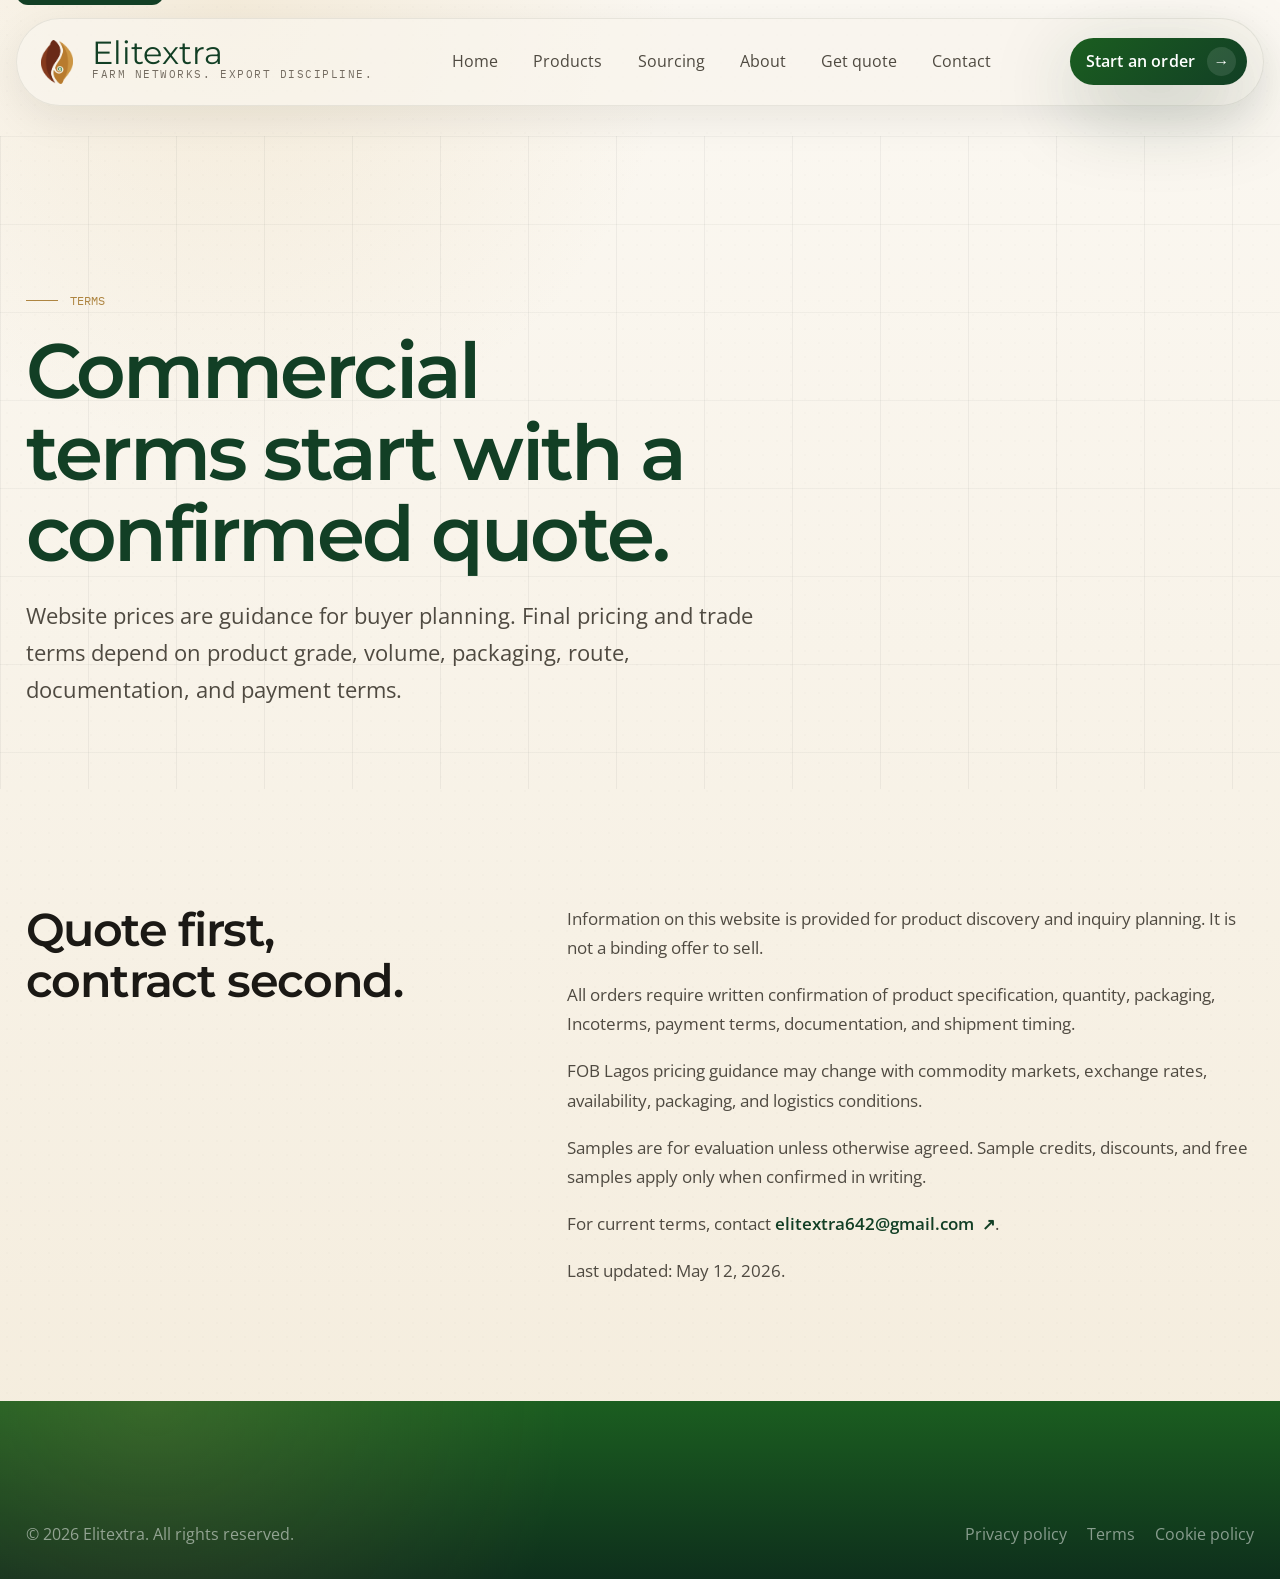
<file: terms.html>
<!DOCTYPE html>
<html lang="en">
<head>
  <meta charset="UTF-8">
  <meta name="viewport" content="width=device-width, initial-scale=1.0">
  <meta name="description" content="Terms of trade and website use for Elitextra inquiries.">
  <title>Terms of Trade | Elitextra</title>
  <link rel="stylesheet" href="css/variables.css">
  <link rel="stylesheet" href="css/base.css">
  <link rel="stylesheet" href="css/animations.css">
  <link rel="stylesheet" href="css/components.css">
  <link rel="stylesheet" href="css/layout.css">
  <link rel="stylesheet" href="css/home.css">
  <link rel="stylesheet" href="css/inner.css">
</head>
<body class="page-wrapper site-page">
  <a class="skip-link" href="#main-content">Skip to content</a>
  <header class="header" id="header"><div class="header__inner"><a href="index.html" class="header__logo" aria-label="Elitextra home"><span class="header__logo-mark" aria-hidden="true"><img src="assets/brand/elitextra-logo.png" alt="" class="header__logo-img"></span><span class="header__logo-copy"><span class="header__logo-wordmark">Elitextra</span><span class="header__logo-tagline">Farm networks. Export discipline.</span></span></a><nav class="header__nav" aria-label="Primary navigation"><a href="index.html" class="header__nav-link">Home</a><a href="products.html" class="header__nav-link">Products</a><a href="sourcing.html" class="header__nav-link">Sourcing</a><a href="about.html" class="header__nav-link">About</a><a href="order.html" class="header__nav-link">Get quote</a><a href="contact.html" class="header__nav-link">Contact</a></nav><div class="header__cta"><a href="order.html" class="btn btn--primary btn--sm">Start an order <span class="btn__icon">&rarr;</span></a></div></div></header>
  <main id="main-content" class="page-shell">
    <section class="page-hero"><div class="container"><p class="page-kicker reveal">Terms</p><h1 class="page-title reveal reveal-delay-1">Commercial terms start with a confirmed quote.</h1><p class="page-lead reveal reveal-delay-2">Website prices are guidance for buyer planning. Final pricing and trade terms depend on product grade, volume, packaging, route, documentation, and payment terms.</p></div></section>
    <section class="section"><div class="container section-split"><div class="sticky-copy"><h2 class="display-heading reveal">Quote first, contract second.</h2></div><div class="content-stack reveal reveal-delay-1"><p>Information on this website is provided for product discovery and inquiry planning. It is not a binding offer to sell.</p><p>All orders require written confirmation of product specification, quantity, packaging, Incoterms, payment terms, documentation, and shipment timing.</p><p>FOB Lagos pricing guidance may change with commodity markets, exchange rates, availability, packaging, and logistics conditions.</p><p>Samples are for evaluation unless otherwise agreed. Sample credits, discounts, and free samples apply only when confirmed in writing.</p><p>For current terms, contact <a class="text-link" href="mailto:elitextra642@gmail.com">elitextra642@gmail.com</a>.</p><p>Last updated: May 12, 2026.</p></div></div></section>
  </main>
  <footer class="footer"><div class="container"><div class="footer__bottom"><p class="footer__copyright">&copy; 2026 Elitextra. All rights reserved.</p><div class="footer__legal"><a href="privacy.html">Privacy policy</a><a href="terms.html">Terms</a><a href="cookies.html">Cookie policy</a></div></div></div></footer>
  <script src="js/main.js"></script>
</body>
</html>
</file>
<file: css/variables.css>
:root {
  --forest-950: #0e2f1c;
  --forest-900: #123f25;
  --forest-800: #1b5e20;
  --forest-700: #2e7d32;
  --forest-500: #5cae65;
  --sand-50: #f7f1e5;
  --sand-100: #f1e7d1;
  --sand-200: #e6d5b2;
  --stone-50: #fbf8f2;
  --stone-100: #efe8db;
  --stone-300: #c5b9a6;
  --stone-500: #887b68;
  --ink-900: #1b1915;
  --ink-700: #4f4a41;
  --ink-500: #746c61;
  --white: #ffffff;
  --gold: #d0a95e;
  --gold-deep: #ae8541;
  --gold-soft: rgba(208, 169, 94, 0.18);
  --brand-green: #2e7d32;
  --brand-gold: #c9a227;
  --brand-brown: #5d4037;
  --product-cocoa: #6d4c41;
  --product-maize: #f9a825;
  --product-palm: #e65100;
  --product-hibiscus: #ad1457;
  --product-garri: #d4a017;
  --line-dark: rgba(255, 255, 255, 0.12);
  --line-light: rgba(17, 26, 20, 0.08);

  --color-bg-primary: var(--stone-50);
  --color-bg-secondary: var(--sand-50);
  --color-bg-dark: var(--forest-800);
  --color-text-primary: var(--ink-900);
  --color-text-secondary: var(--ink-700);
  --color-text-tertiary: var(--ink-500);

  --font-display: "Montserrat", "Segoe UI", sans-serif;
  --font-body: "Open Sans", "Segoe UI", sans-serif;
  --font-accent: "Playfair Display", Georgia, serif;
  --font-mono: "IBM Plex Mono", Consolas, monospace;

  --text-xs: clamp(0.72rem, 0.7rem + 0.16vw, 0.8rem);
  --text-sm: clamp(0.9rem, 0.88rem + 0.18vw, 0.98rem);
  --text-base: clamp(1rem, 0.98rem + 0.28vw, 1.08rem);
  --text-lg: clamp(1.15rem, 1.05rem + 0.5vw, 1.35rem);
  --text-xl: clamp(1.35rem, 1.2rem + 0.8vw, 1.75rem);
  --text-2xl: clamp(1.8rem, 1.45rem + 1.2vw, 2.5rem);
  --text-3xl: clamp(2.3rem, 1.8rem + 2vw, 3.8rem);
  --text-4xl: clamp(3.2rem, 2.4rem + 3vw, 5.8rem);

  --space-1: 0.25rem;
  --space-2: 0.5rem;
  --space-3: 0.75rem;
  --space-4: 1rem;
  --space-5: 1.25rem;
  --space-6: 1.5rem;
  --space-8: 2rem;
  --space-10: 2.5rem;
  --space-12: 3rem;
  --space-16: 4rem;
  --space-20: 5rem;
  --space-24: 6rem;
  --space-32: 8rem;
  --space-40: 10rem;

  --radius-sm: 0.75rem;
  --radius-md: 1.1rem;
  --radius-lg: 1.5rem;
  --radius-xl: 2rem;
  --radius-2xl: 2.5rem;
  --radius-pill: 999px;

  --container-max: 1380px;
  --container-wide: 1480px;
  --container-narrow: 920px;
  --section-padding-x: clamp(1rem, 2vw, 2rem);
  --section-padding-y: clamp(5rem, 9vw, 9rem);

  --shadow-soft: 0 14px 44px rgba(28, 48, 32, 0.08);
  --shadow-deep: 0 24px 80px rgba(14, 47, 28, 0.28);
  --shadow-glow: 0 18px 50px rgba(208, 169, 94, 0.16);

  --transition-fast: 160ms cubic-bezier(0.32, 0.72, 0, 1);
  --transition-base: 320ms cubic-bezier(0.32, 0.72, 0, 1);
  --transition-slow: 700ms cubic-bezier(0.22, 1, 0.36, 1);

  --z-base: 0;
  --z-raised: 10;
  --z-header: 50;
  --z-overlay: 90;

  --header-height: 5.5rem;
}
</file>
<file: css/base.css>
@import url("https://fonts.googleapis.com/css2?family=IBM+Plex+Mono:wght@400;500&family=Montserrat:wght@400;500;600;700;800&family=Open+Sans:wght@400;500;600;700&family=Playfair+Display:wght@600;700&display=swap");

*,
*::before,
*::after {
  box-sizing: border-box;
  margin: 0;
  padding: 0;
}

html {
  font-size: 16px;
  scroll-behavior: smooth;
  -webkit-text-size-adjust: 100%;
}

body {
  min-height: 100vh;
  font-family: var(--font-body);
  font-size: var(--text-base);
  line-height: 1.7;
  color: var(--color-text-primary);
  background:
    radial-gradient(circle at top, rgba(208, 169, 94, 0.1), transparent 30%),
    linear-gradient(180deg, #fcfaf5 0%, #f7f2e8 100%);
  overflow-x: hidden;
  text-rendering: optimizeLegibility;
  -webkit-font-smoothing: antialiased;
  -moz-osx-font-smoothing: grayscale;
}

body::before {
  content: "";
  position: fixed;
  inset: 0;
  pointer-events: none;
  background-image:
    linear-gradient(rgba(255, 255, 255, 0.04), rgba(255, 255, 255, 0.04)),
    radial-gradient(rgba(17, 26, 20, 0.025) 0.75px, transparent 0.75px);
  background-size: auto, 14px 14px;
  opacity: 0.45;
  z-index: 1;
}

main,
header,
footer,
section {
  position: relative;
  z-index: 2;
}

img {
  display: block;
  max-width: 100%;
}

a {
  color: inherit;
  text-decoration: none;
}

button,
input,
textarea,
select {
  font: inherit;
}

button {
  background: none;
  border: 0;
  cursor: pointer;
}

ul,
ol {
  list-style: none;
}

:focus-visible {
  outline: 2px solid var(--gold);
  outline-offset: 4px;
}

::selection {
  background: rgba(208, 169, 94, 0.25);
  color: var(--forest-900);
}

.container {
  width: 100%;
  max-width: var(--container-max);
  margin-inline: auto;
  padding-inline: var(--section-padding-x);
}

.section {
  padding-block: var(--section-padding-y);
}

.section--dark {
  color: var(--white);
  background:
    radial-gradient(circle at top left, rgba(208, 169, 94, 0.16), transparent 25%),
    linear-gradient(180deg, var(--forest-800) 0%, var(--forest-900) 100%);
}

.section--cream {
  background: linear-gradient(180deg, rgba(241, 231, 209, 0.48) 0%, rgba(247, 241, 229, 0.9) 100%);
}

.section--sand {
  background:
    radial-gradient(circle at right top, rgba(208, 169, 94, 0.14), transparent 28%),
    linear-gradient(180deg, #f4eddf 0%, #eee2ca 100%);
}

.eyebrow {
  display: inline-flex;
  align-items: center;
  gap: var(--space-3);
  font-family: var(--font-mono);
  font-size: var(--text-xs);
  letter-spacing: 0.18em;
  text-transform: uppercase;
  color: var(--gold-deep);
  margin-bottom: var(--space-5);
}

.eyebrow::before {
  content: "";
  width: 1.75rem;
  height: 1px;
  background: currentColor;
}

h1,
h2,
h3,
h4 {
  font-family: var(--font-display);
  font-weight: 600;
  line-height: 0.94;
  letter-spacing: 0;
  text-wrap: balance;
}

.section-title {
  max-width: 14ch;
  font-size: var(--text-3xl);
  margin-bottom: var(--space-5);
}

.section-label {
  display: inline-flex;
  align-items: center;
  gap: var(--space-3);
  margin-bottom: var(--space-4);
  font-family: var(--font-mono);
  font-size: var(--text-xs);
  letter-spacing: 0.18em;
  text-transform: uppercase;
  color: var(--gold-deep);
}

.section-label::before {
  content: "";
  width: 1.5rem;
  height: 1px;
  background: currentColor;
}

.section-intro {
  max-width: 58ch;
  color: var(--color-text-secondary);
  font-size: var(--text-lg);
}

.section-subtitle {
  max-width: 60ch;
  color: var(--color-text-secondary);
  font-size: var(--text-lg);
}

.section-heading {
  margin-bottom: clamp(2.5rem, 5vw, var(--space-16));
}

.section-heading--split {
  display: grid;
  grid-template-columns: 1.15fr 0.85fr;
  gap: var(--space-10);
  align-items: end;
}

.text-link {
  display: inline-flex;
  align-items: center;
  gap: var(--space-2);
  font-weight: 600;
  color: var(--forest-900);
  transition: gap var(--transition-fast), color var(--transition-fast);
}

.text-link::after {
  content: "↗";
  font-size: 0.95em;
}

.text-link:hover {
  gap: var(--space-3);
  color: var(--gold-deep);
}

.text-link--light {
  color: rgba(255, 255, 255, 0.86);
}

.text-center {
  text-align: center;
}

.text-white {
  color: var(--white);
}

.text-gray {
  color: rgba(255, 255, 255, 0.72);
}

.font-accent {
  font-family: var(--font-accent);
}

.bg-cream {
  background: linear-gradient(180deg, rgba(241, 231, 209, 0.55) 0%, rgba(247, 241, 229, 0.95) 100%);
}

.mb-12 {
  margin-bottom: var(--space-12);
}

.grid-2,
.grid-3,
.grid-4 {
  display: grid;
  gap: var(--space-6);
}

.grid-2 {
  grid-template-columns: repeat(2, minmax(0, 1fr));
}

.grid-3 {
  grid-template-columns: repeat(3, minmax(0, 1fr));
}

.grid-4 {
  grid-template-columns: repeat(4, minmax(0, 1fr));
}

.skip-link {
  position: absolute;
  left: 1rem;
  top: -3rem;
  z-index: 1000;
  padding: 0.75rem 1rem;
  background: var(--forest-900);
  color: var(--white);
  border-radius: var(--radius-sm);
  transition: top var(--transition-fast);
}

.skip-link:focus {
  top: 1rem;
}

.page-wrapper {
  opacity: 0;
  transform: translateY(10px);
  animation: pageEnter 0.8s cubic-bezier(0.22, 1, 0.36, 1) forwards;
}

@keyframes pageEnter {
  to {
    opacity: 1;
    transform: translateY(0);
  }
}

@media (max-width: 900px) {
  .section-heading--split {
    grid-template-columns: 1fr;
  }
}

@media (max-width: 768px) {
  .section {
    padding-block: clamp(4rem, 10vw, 6rem);
  }

  .section-title {
    max-width: 100%;
  }

  .grid-2,
  .grid-3,
  .grid-4 {
    grid-template-columns: 1fr;
  }
}
</file>
<file: css/animations.css>
/* ============================================================
   ELITEXTRA WEBSITE — ANIMATIONS & MOTION SYSTEM
   ============================================================ */

/* --- KEYFRAMES --- */

/* Fade Up */
@keyframes fadeUp {
  from {
    opacity: 0;
    transform: translateY(40px);
  }
  to {
    opacity: 1;
    transform: translateY(0);
  }
}

/* Fade Down */
@keyframes fadeDown {
  from {
    opacity: 0;
    transform: translateY(-30px);
  }
  to {
    opacity: 1;
    transform: translateY(0);
  }
}

/* Fade In */
@keyframes fadeIn {
  from { opacity: 0; }
  to { opacity: 1; }
}

/* Scale In */
@keyframes scaleIn {
  from {
    opacity: 0;
    transform: scale(0.85);
  }
  to {
    opacity: 1;
    transform: scale(1);
  }
}

/* Scale In Up */
@keyframes scaleInUp {
  from {
    opacity: 0;
    transform: scale(0.92) translateY(20px);
  }
  to {
    opacity: 1;
    transform: scale(1) translateY(0);
  }
}

/* Slide In Left */
@keyframes slideInLeft {
  from {
    opacity: 0;
    transform: translateX(-60px);
  }
  to {
    opacity: 1;
    transform: translateX(0);
  }
}

/* Slide In Right */
@keyframes slideInRight {
  from {
    opacity: 0;
    transform: translateX(60px);
  }
  to {
    opacity: 1;
    transform: translateX(0);
  }
}

/* Shimmer / Loading */
@keyframes shimmer {
  0% {
    background-position: -200% center;
  }
  100% {
    background-position: 200% center;
  }
}

/* Pulse Glow */
@keyframes pulseGlow {
  0%, 100% {
    box-shadow: 0 0 0 0 rgba(201, 162, 39, 0.4);
  }
  50% {
    box-shadow: 0 0 30px 8px rgba(201, 162, 39, 0.15);
  }
}

/* Float */
@keyframes float {
  0%, 100% {
    transform: translateY(0);
  }
  50% {
    transform: translateY(-16px);
  }
}

/* Rotate */
@keyframes rotate {
  from { transform: rotate(0deg); }
  to { transform: rotate(360deg); }
}

/* Counter Number */
@keyframes countUp {
  from {
    opacity: 0;
    transform: translateY(20px);
  }
  to {
    opacity: 1;
    transform: translateY(0);
  }
}

/* Marquee */
@keyframes marquee {
  0% {
    transform: translateX(0);
  }
  100% {
    transform: translateX(-50%);
  }
}

/* Parallax Float */
@keyframes parallaxFloat {
  0%, 100% {
    transform: translateY(0) rotate(0deg);
  }
  33% {
    transform: translateY(-8px) rotate(1deg);
  }
  66% {
    transform: translateY(-4px) rotate(-1deg);
  }
}

/* Morph */
@keyframes morph {
  0%, 100% {
    border-radius: 60% 40% 30% 70% / 60% 30% 70% 40%;
  }
  50% {
    border-radius: 30% 60% 70% 40% / 50% 60% 30% 60%;
  }
}

/* Line Draw */
@keyframes lineDraw {
  from {
    stroke-dashoffset: 1000;
  }
  to {
    stroke-dashoffset: 0;
  }
}

/* Grain Texture */
@keyframes grain {
  0%, 100% { transform: translate(0, 0); }
  10% { transform: translate(-2%, -3%); }
  20% { transform: translate(3%, 1%); }
  30% { transform: translate(-1%, 2%); }
  40% { transform: translate(2%, -1%); }
  50% { transform: translate(-3%, 1%); }
  60% { transform: translate(1%, -2%); }
  70% { transform: translate(-1%, 3%); }
  80% { transform: translate(2%, 1%); }
  90% { transform: translate(-2%, -1%); }
}

/* Scroll Indicator Bounce */
@keyframes scrollBounce {
  0%, 100% {
    transform: translateY(0);
    opacity: 1;
  }
  50% {
    transform: translateY(10px);
    opacity: 0.5;
  }
}

/* Hero Text Reveal */
@keyframes heroReveal {
  0% {
    clip-path: inset(0 100% 0 0);
    opacity: 0;
  }
  100% {
    clip-path: inset(0 0 0 0);
    opacity: 1;
  }
}

/* --- SCROLL-TRIGGERED ANIMATIONS --- */
/* These classes are added by JS IntersectionObserver */

.reveal {
  opacity: 0;
  transform: translateY(30px);
  transition: opacity 0.7s cubic-bezier(0.22, 1, 0.36, 1), transform 0.7s cubic-bezier(0.22, 1, 0.36, 1);
}

html:not(.js-enabled) .reveal {
  opacity: 1;
  transform: none;
}

.reveal.revealed {
  opacity: 1;
  transform: translateY(0);
}

.reveal-left {
  opacity: 0;
  transform: translateX(-50px);
  transition: opacity 0.8s ease, transform 0.8s ease;
}

.reveal-left.revealed {
  opacity: 1;
  transform: translateX(0);
}

.reveal-right {
  opacity: 0;
  transform: translateX(50px);
  transition: opacity 0.8s ease, transform 0.8s ease;
}

.reveal-right.revealed {
  opacity: 1;
  transform: translateX(0);
}

.reveal-scale {
  opacity: 0;
  transform: scale(0.9);
  transition: opacity 0.6s ease, transform 0.6s ease;
}

.reveal-scale.revealed {
  opacity: 1;
  transform: scale(1);
}

.reveal-delay-1 { transition-delay: 0.1s; }
.reveal-delay-2 { transition-delay: 0.2s; }
.reveal-delay-3 { transition-delay: 0.3s; }
.reveal-delay-4 { transition-delay: 0.4s; }
.reveal-delay-5 { transition-delay: 0.5s; }
.reveal-delay-6 { transition-delay: 0.6s; }

/* Stagger children */
.stagger-children > * {
  opacity: 0;
  transform: translateY(20px);
  transition: opacity 0.5s cubic-bezier(0.22, 1, 0.36, 1), transform 0.5s cubic-bezier(0.22, 1, 0.36, 1);
}

html:not(.js-enabled) .stagger-children > * {
  opacity: 1;
  transform: none;
}

.stagger-children.revealed > *:nth-child(1) { opacity: 1; transform: translateY(0); transition-delay: 0s; }
.stagger-children.revealed > *:nth-child(2) { opacity: 1; transform: translateY(0); transition-delay: 0.1s; }
.stagger-children.revealed > *:nth-child(3) { opacity: 1; transform: translateY(0); transition-delay: 0.2s; }
.stagger-children.revealed > *:nth-child(4) { opacity: 1; transform: translateY(0); transition-delay: 0.3s; }
.stagger-children.revealed > *:nth-child(5) { opacity: 1; transform: translateY(0); transition-delay: 0.4s; }
.stagger-children.revealed > *:nth-child(6) { opacity: 1; transform: translateY(0); transition-delay: 0.5s; }
.stagger-children.revealed > *:nth-child(7) { opacity: 1; transform: translateY(0); transition-delay: 0.6s; }
.stagger-children.revealed > *:nth-child(8) { opacity: 1; transform: translateY(0); transition-delay: 0.7s; }

/* Line reveal */
.line-reveal {
  position: relative;
  overflow: hidden;
}

.line-reveal::after {
  content: '';
  position: absolute;
  bottom: 0;
  left: 0;
  width: 100%;
  height: 2px;
  background: var(--gold-primary);
  transform: scaleX(0);
  transform-origin: left;
  transition: transform 0.8s cubic-bezier(0.77, 0, 0.175, 1);
}

.line-reveal.revealed::after {
  transform: scaleX(1);
}

/* --- HOVER ANIMATIONS --- */

.hvr-lift {
  transition: transform var(--transition-base), box-shadow var(--transition-base);
}

.hvr-lift:hover {
  transform: translateY(-6px);
  box-shadow: var(--shadow-lg);
}

.hvr-glow {
  transition: box-shadow var(--transition-base);
}

.hvr-glow:hover {
  box-shadow: var(--glow-gold);
}

.hvr-scale {
  transition: transform var(--transition-bounce);
}

.hvr-scale:hover {
  transform: scale(1.03);
}

.hvr-shine {
  position: relative;
  overflow: hidden;
}

.hvr-shine::after {
  content: '';
  position: absolute;
  inset: 0;
  background: linear-gradient(
    105deg,
    transparent 40%,
    rgba(255, 255, 255, 0.3) 50%,
    transparent 60%
  );
  background-size: 200% 100%;
  background-position: -200% center;
  transition: background-position 0.6s ease;
  pointer-events: none;
}

.hvr-shine:hover::after {
  background-position: 200% center;
}

/* --- LOADING SKELETON --- */
.skeleton {
  background: linear-gradient(
    90deg,
    var(--gray-100) 25%,
    var(--gray-200) 50%,
    var(--gray-100) 75%
  );
  background-size: 200% 100%;
  animation: shimmer 1.5s infinite;
  border-radius: var(--radius-md);
}

/* --- REDUCED MOTION --- */
@media (prefers-reduced-motion: reduce) {
  *,
  *::before,
  *::after {
    animation-duration: 0.01ms !important;
    animation-iteration-count: 1 !important;
    transition-duration: 0.01ms !important;
    scroll-behavior: auto !important;
  }

  .reveal,
  .reveal-left,
  .reveal-right,
  .reveal-scale {
    opacity: 1;
    transform: none;
  }

  .stagger-children > * {
    opacity: 1;
    transform: none;
  }
}

/* --- MOBILE REDUCED MOTION --- */
@media (max-width: 768px) {
  .reveal,
  .reveal-left,
  .reveal-right,
  .reveal-scale {
    transform: translateY(15px);
  }

  .reveal.revealed,
  .reveal-left.revealed,
  .reveal-right.revealed,
  .reveal-scale.revealed {
    transform: translateY(0);
  }
}
</file>
<file: css/components.css>
.btn {
  display: inline-flex;
  align-items: center;
  justify-content: center;
  gap: var(--space-3);
  min-height: 3.5rem;
  padding: 0.85rem 0.95rem 0.85rem 1.35rem;
  border-radius: var(--radius-pill);
  font-weight: 600;
  letter-spacing: 0.01em;
  transition:
    transform var(--transition-fast),
    background var(--transition-base),
    color var(--transition-base),
    border-color var(--transition-base),
    box-shadow var(--transition-base);
}

.btn:active {
  transform: scale(0.985);
}

.btn__icon {
  display: inline-flex;
  align-items: center;
  justify-content: center;
  width: 2rem;
  height: 2rem;
  border-radius: 999px;
  flex-shrink: 0;
  transition: transform var(--transition-fast), background var(--transition-base);
}

.btn--primary {
  color: var(--white);
  background: linear-gradient(135deg, var(--forest-800), var(--forest-900));
  box-shadow: var(--shadow-deep);
}

.btn--primary .btn__icon {
  background: rgba(255, 255, 255, 0.11);
}

.btn--primary:hover {
  transform: translateY(-2px);
}

.btn--primary:hover .btn__icon {
  transform: translate(3px, -2px);
}

.btn--secondary {
  color: var(--forest-900);
  border: 1px solid rgba(17, 26, 20, 0.14);
  background: rgba(255, 255, 255, 0.55);
  box-shadow: inset 0 1px 0 rgba(255, 255, 255, 0.8);
}

.btn--secondary:hover {
  background: rgba(255, 255, 255, 0.85);
  transform: translateY(-2px);
}

.btn--gold {
  color: var(--forest-900);
  background: linear-gradient(135deg, #ddb97a, var(--gold));
  box-shadow: var(--shadow-glow);
}

.btn--gold .btn__icon {
  background: rgba(17, 26, 20, 0.08);
}

.btn--gold:hover {
  transform: translateY(-2px);
}

.btn--gold-outline {
  color: var(--gold-deep);
  border: 1px solid rgba(208, 169, 94, 0.48);
  background: rgba(208, 169, 94, 0.08);
}

.btn--gold-outline:hover {
  background: rgba(208, 169, 94, 0.16);
}

.btn--dark {
  color: var(--white);
  background: var(--forest-900);
}

.btn--ghost {
  color: var(--forest-900);
  background: transparent;
}

.btn--sm {
  min-height: 2.9rem;
  padding: 0.55rem 0.7rem 0.55rem 1rem;
  font-size: var(--text-sm);
}

.btn--sm .btn__icon {
  width: 1.8rem;
  height: 1.8rem;
}

.btn--lg {
  min-height: 3.8rem;
  padding-left: 1.55rem;
  font-size: var(--text-base);
}

.btn--full {
  width: 100%;
}

.media-frame {
  position: relative;
  padding: 0.65rem;
  border-radius: var(--radius-2xl);
  background: rgba(255, 255, 255, 0.08);
  border: 1px solid rgba(255, 255, 255, 0.14);
  box-shadow: var(--shadow-deep);
}

.media-frame::before {
  content: "";
  position: absolute;
  inset: 0.65rem;
  border-radius: calc(var(--radius-2xl) - 0.55rem);
  border: 1px solid rgba(255, 255, 255, 0.14);
  pointer-events: none;
}

.media-frame img {
  width: 100%;
  height: 100%;
  object-fit: cover;
  border-radius: calc(var(--radius-2xl) - 0.55rem);
}

.reveal {
  opacity: 0;
  transform: translateY(28px);
  filter: blur(10px);
  transition:
    opacity 0.9s cubic-bezier(0.22, 1, 0.36, 1),
    transform 0.9s cubic-bezier(0.22, 1, 0.36, 1),
    filter 0.9s cubic-bezier(0.22, 1, 0.36, 1);
}

html:not(.js-enabled) .reveal {
  opacity: 1;
  transform: none;
  filter: blur(0);
}

.reveal-delay-1 { transition-delay: 80ms; }
.reveal-delay-2 { transition-delay: 160ms; }
.reveal-delay-3 { transition-delay: 240ms; }
.reveal-delay-4 { transition-delay: 320ms; }

.revealed {
  opacity: 1;
  transform: translateY(0);
  filter: blur(0);
}

.scroll-top {
  position: fixed;
  right: 1.25rem;
  bottom: 1.25rem;
  width: 3.1rem;
  height: 3.1rem;
  display: inline-flex;
  align-items: center;
  justify-content: center;
  color: var(--white);
  background: linear-gradient(135deg, var(--forest-700), var(--forest-900));
  border-radius: 999px;
  box-shadow: var(--shadow-deep);
  opacity: 0;
  transform: translateY(20px);
  pointer-events: none;
  transition: opacity var(--transition-base), transform var(--transition-base);
  z-index: var(--z-header);
}

.scroll-top.visible {
  opacity: 1;
  transform: translateY(0);
  pointer-events: auto;
}

.badge {
  display: inline-flex;
  align-items: center;
  padding: 0.3rem 0.65rem;
  border-radius: 999px;
  font-family: var(--font-mono);
  font-size: var(--text-xs);
  text-transform: uppercase;
  letter-spacing: 0.12em;
}

.badge--green {
  background: rgba(84, 119, 95, 0.12);
  color: var(--forest-700);
}

.badge--gold {
  background: rgba(208, 169, 94, 0.14);
  color: var(--gold-deep);
}

.badge--brown {
  background: rgba(110, 83, 53, 0.12);
  color: #74573a;
}

.product-card,
.feature-card,
.stat-card,
.testimonial-card,
.order-form,
.accordion-item,
.faq-item {
  border-radius: var(--radius-xl);
  border: 1px solid rgba(17, 26, 20, 0.08);
  background: rgba(255, 255, 255, 0.76);
  box-shadow: var(--shadow-soft);
}

.product-card {
  overflow: hidden;
  transition: transform var(--transition-base), box-shadow var(--transition-base);
}

.product-card:hover,
.feature-card:hover,
.stat-card:hover,
.testimonial-card:hover {
  transform: translateY(-6px);
  box-shadow: 0 30px 70px rgba(24, 22, 18, 0.12);
}

.product-card__image,
.card__image {
  width: 100%;
  aspect-ratio: 1 / 1;
  object-fit: cover;
}

.product-card__body,
.feature-card,
.stat-card,
.testimonial-card,
.order-form {
  padding: var(--space-6);
}

.product-card__category,
.summary-title {
  display: inline-flex;
  margin-bottom: var(--space-3);
  font-family: var(--font-mono);
  font-size: var(--text-xs);
  letter-spacing: 0.14em;
  text-transform: uppercase;
  color: var(--gold-deep);
}

.product-card__title,
.feature-card__title,
.sample-callout__title,
.form-step-title {
  font-size: var(--text-2xl);
  margin-bottom: var(--space-3);
}

.product-card__desc,
.feature-card__text,
.card__text,
.summary-text,
.sample-callout__text,
.form-step-desc {
  color: var(--color-text-secondary);
}

.product-card__footer,
.card__footer,
.form-actions {
  display: flex;
  align-items: center;
  justify-content: space-between;
  gap: var(--space-4);
}

.feature-card__icon,
.stat-card__icon,
.summary-icon,
.sample-callout__icon {
  display: inline-flex;
  align-items: center;
  justify-content: center;
  width: 3.75rem;
  height: 3.75rem;
  margin-bottom: var(--space-5);
  border-radius: 1.2rem;
  background: rgba(208, 169, 94, 0.12);
  color: var(--forest-900);
}

.stat-card {
  text-align: center;
}

.stat-card__number {
  display: block;
  margin-bottom: var(--space-3);
  font-family: var(--font-display);
  font-size: clamp(2.4rem, 4vw, 4rem);
  line-height: 0.9;
  letter-spacing: -0.05em;
  color: var(--forest-900);
}

.stat-card__label {
  color: var(--color-text-secondary);
}

.testimonial-card__quote {
  font-family: var(--font-display);
  font-size: 3rem;
  color: var(--gold-deep);
  opacity: 0.5;
  line-height: 1;
}

.testimonial-card__text {
  margin-block: var(--space-4) var(--space-6);
}

.testimonial-card__author {
  display: flex;
  align-items: center;
  gap: var(--space-4);
}

.testimonial-card__avatar {
  width: 3rem;
  height: 3rem;
  border-radius: 999px;
  object-fit: cover;
}

.form-group {
  margin-bottom: var(--space-5);
}

.form-label {
  display: block;
  margin-bottom: var(--space-2);
  font-weight: 500;
}

.form-input,
.form-textarea,
.form-select {
  width: 100%;
  padding: 0.95rem 1rem;
  border-radius: 1rem;
  border: 1px solid rgba(17, 26, 20, 0.14);
  background: rgba(255, 255, 255, 0.8);
  color: var(--forest-900);
}

.form-textarea {
  min-height: 9rem;
  resize: vertical;
}

.form-input:focus,
.form-textarea:focus,
.form-select:focus {
  outline: none;
  border-color: rgba(208, 169, 94, 0.6);
  box-shadow: 0 0 0 4px rgba(208, 169, 94, 0.12);
}

.tabs {
  display: flex;
  flex-wrap: wrap;
  gap: var(--space-3);
  margin-bottom: var(--space-8);
}

.tab-btn {
  padding: 0.75rem 1rem;
  border-radius: 999px;
  background: rgba(17, 26, 20, 0.04);
  color: var(--color-text-secondary);
}

.tab-btn.active {
  color: var(--forest-900);
  background: rgba(208, 169, 94, 0.18);
}

.tab-panel {
  display: none;
}

.tab-panel.active {
  display: block;
}

.accordion-btn,
.faq-question {
  width: 100%;
  display: flex;
  align-items: center;
  justify-content: space-between;
  gap: var(--space-4);
  padding: var(--space-5);
  text-align: left;
}

.accordion-body,
.faq-answer {
  max-height: 0;
  overflow: hidden;
  transition: max-height var(--transition-base);
}

.accordion-body__inner,
.faq-answer p {
  padding: 0 var(--space-5) var(--space-5);
  color: var(--color-text-secondary);
}

.accordion-item.open .accordion-body {
  max-height: 28rem;
}

.faq-item.open .faq-answer {
  max-height: 20rem;
}

.step-indicator {
  display: flex;
  align-items: center;
  justify-content: center;
  gap: var(--space-2);
  margin-bottom: var(--space-8);
}

.step {
  display: flex;
  align-items: center;
  gap: var(--space-2);
}

.step__number {
  width: 2.1rem;
  height: 2.1rem;
  display: inline-flex;
  align-items: center;
  justify-content: center;
  border-radius: 999px;
  background: rgba(17, 26, 20, 0.08);
}

.step.active .step__number,
.step.completed .step__number {
  background: rgba(208, 169, 94, 0.22);
}

.step__line {
  width: 3rem;
  height: 1px;
  background: rgba(17, 26, 20, 0.14);
}

.form-grid,
.product-grid {
  display: grid;
  grid-template-columns: repeat(2, minmax(0, 1fr));
  gap: var(--space-4);
}

.product-option__content,
.order-summary,
.sample-callout {
  padding: var(--space-5);
  border-radius: var(--radius-lg);
  border: 1px solid rgba(17, 26, 20, 0.08);
  background: rgba(255, 255, 255, 0.72);
}

.contact-options,
.contact-details {
  display: flex;
  flex-wrap: wrap;
  gap: var(--space-4);
}

@media (max-width: 768px) {
  .form-grid,
  .product-grid {
    grid-template-columns: 1fr;
  }
}
</file>
<file: css/layout.css>
.header {
  position: fixed;
  top: 1.1rem;
  left: 0;
  right: 0;
  z-index: var(--z-header);
  pointer-events: none;
}

.header__inner {
  width: min(calc(100% - 2rem), 1280px);
  margin: 0 auto;
  min-height: var(--header-height);
  display: flex;
  align-items: center;
  justify-content: space-between;
  gap: var(--space-6);
  padding: 0.9rem 1rem 0.9rem 1.1rem;
  border-radius: 999px;
  background: rgba(248, 244, 236, 0.74);
  border: 1px solid rgba(17, 26, 20, 0.08);
  backdrop-filter: blur(18px);
  box-shadow: 0 12px 40px rgba(25, 22, 17, 0.08);
  pointer-events: auto;
  transition:
    transform var(--transition-base),
    background var(--transition-base),
    box-shadow var(--transition-base);
}

.header.scrolled .header__inner {
  background: rgba(248, 244, 236, 0.9);
  box-shadow: 0 16px 50px rgba(18, 16, 12, 0.12);
}

.header__logo {
  display: inline-flex;
  align-items: center;
  gap: 0.85rem;
  min-width: 0;
}

.header__logo-mark {
  display: inline-flex;
  align-items: center;
  justify-content: center;
}

.header__logo-copy {
  display: flex;
  flex-direction: column;
  min-width: 0;
}

.header__logo-wordmark {
  font-family: var(--font-display);
  font-size: 2rem;
  line-height: 0.8;
  letter-spacing: 0;
  color: var(--forest-900);
}

.header__logo-text {
  font-family: var(--font-display);
  font-size: 2rem;
  line-height: 0.82;
  letter-spacing: 0;
  color: var(--forest-900);
}

.header__logo-text span {
  color: var(--gold-deep);
}

.header__logo-tagline {
  font-family: var(--font-mono);
  font-size: 0.68rem;
  letter-spacing: 0.14em;
  text-transform: uppercase;
  color: var(--ink-500);
}

.header__nav {
  display: flex;
  align-items: center;
  gap: 0.2rem;
}

.header__nav-link {
  padding: 0.75rem 1rem;
  border-radius: 999px;
  color: var(--ink-700);
  font-size: var(--text-sm);
  transition: background var(--transition-fast), color var(--transition-fast), transform var(--transition-fast);
}

.header__nav-link:hover,
.header__nav-link.active {
  color: var(--forest-900);
  background: rgba(17, 26, 20, 0.05);
}

.header__cta {
  flex-shrink: 0;
}

.header__menu-toggle {
  display: none;
  flex-direction: column;
  gap: 0.28rem;
  padding: 0.35rem;
  pointer-events: auto;
}

.header__menu-toggle span {
  width: 1.35rem;
  height: 1.5px;
  border-radius: 999px;
  background: var(--forest-900);
  transition: transform var(--transition-fast), opacity var(--transition-fast);
}

.header.menu-open .header__menu-toggle span:nth-child(1) {
  transform: translateY(0.35rem) rotate(45deg);
}

.header.menu-open .header__menu-toggle span:nth-child(2) {
  opacity: 0;
}

.header.menu-open .header__menu-toggle span:nth-child(3) {
  transform: translateY(-0.35rem) rotate(-45deg);
}

.header__mobile-nav {
  position: fixed;
  inset: 0;
  display: flex;
  flex-direction: column;
  justify-content: center;
  gap: var(--space-4);
  padding: 6rem 1.5rem 2rem;
  background: rgba(14, 22, 17, 0.94);
  opacity: 0;
  visibility: hidden;
  pointer-events: none;
  transition: opacity var(--transition-base), visibility var(--transition-base);
  z-index: calc(var(--z-header) - 1);
}

.header__mobile-nav.open {
  opacity: 1;
  visibility: visible;
  pointer-events: auto;
}

.header__mobile-nav-link {
  color: var(--white);
  font-family: var(--font-display);
  font-size: clamp(2rem, 7vw, 3.25rem);
  line-height: 0.95;
}

.header__mobile-nav-cta {
  margin-top: var(--space-6);
}

.footer {
  background:
    radial-gradient(circle at 12% 0%, rgba(208, 169, 94, 0.16), transparent 26rem),
    linear-gradient(180deg, var(--forest-800) 0%, var(--forest-950) 100%);
  color: rgba(255, 255, 255, 0.82);
  padding-top: var(--space-24);
  padding-bottom: var(--space-8);
}

.footer__top {
  display: grid;
  grid-template-columns: 1.4fr 0.8fr 0.8fr 0.9fr;
  gap: var(--space-10);
  padding-bottom: var(--space-16);
  border-bottom: 1px solid var(--line-dark);
}

.footer__logo {
  display: inline-flex;
  align-items: center;
  gap: 0.85rem;
  margin-bottom: var(--space-5);
}

.footer__logo-text {
  font-family: var(--font-display);
  font-size: 2rem;
  color: var(--white);
  letter-spacing: 0;
}

.footer__brand-desc {
  max-width: 34ch;
  color: rgba(255, 255, 255, 0.66);
}

.footer__social {
  display: flex;
  gap: var(--space-3);
  margin-top: var(--space-5);
}

.footer__social-link {
  width: 2.5rem;
  height: 2.5rem;
  display: inline-flex;
  align-items: center;
  justify-content: center;
  border-radius: 999px;
  background: rgba(255, 255, 255, 0.06);
  color: rgba(255, 255, 255, 0.75);
  transition: transform var(--transition-fast), background var(--transition-fast), color var(--transition-fast);
}

.footer__social-link:hover {
  transform: translateY(-3px);
  background: rgba(208, 169, 94, 0.2);
  color: var(--white);
}

.footer__heading {
  font-family: var(--font-mono);
  font-size: var(--text-xs);
  font-weight: 500;
  letter-spacing: 0.18em;
  text-transform: uppercase;
  color: var(--sand-200);
  margin-bottom: var(--space-5);
}

.footer__links {
  display: flex;
  flex-direction: column;
  gap: var(--space-3);
}

.footer__link,
.footer__contact-item a {
  color: rgba(255, 255, 255, 0.72);
  transition: color var(--transition-fast);
}

.footer__link:hover,
.footer__contact-item a:hover,
.footer__legal a:hover {
  color: var(--white);
}

.footer__contact-item {
  display: flex;
  flex-direction: column;
  gap: 0.2rem;
  margin-bottom: var(--space-4);
  color: rgba(255, 255, 255, 0.72);
}

.footer__contact-item span:first-child {
  font-family: var(--font-mono);
  font-size: var(--text-xs);
  letter-spacing: 0.08em;
  text-transform: uppercase;
  color: rgba(255, 255, 255, 0.42);
}

.footer__bottom {
  display: flex;
  align-items: center;
  justify-content: space-between;
  gap: var(--space-4);
  padding-top: var(--space-6);
}

.footer__copyright,
.footer__legal a {
  color: rgba(255, 255, 255, 0.5);
  font-size: var(--text-sm);
}

.footer__legal {
  display: flex;
  gap: var(--space-5);
}

@media (max-width: 980px) {
  .header__nav,
  .header__cta {
    display: none;
  }

  .header__menu-toggle {
    display: flex;
  }

  .footer__top {
    grid-template-columns: 1fr 1fr;
  }
}

@media (max-width: 768px) {
  .header {
    top: 0.8rem;
  }

  .header__inner {
    width: calc(100% - 1rem);
    min-height: 4.7rem;
  }

  .header__logo-tagline {
    display: none;
  }

  .footer__top,
  .footer__bottom {
    grid-template-columns: 1fr;
    display: grid;
  }

  .footer__bottom {
    gap: var(--space-3);
  }

  .footer__legal {
    flex-wrap: wrap;
  }
}
</file>
<file: css/home.css>
.home-hero {
  position: relative;
  min-height: 100dvh;
  padding-top: 9rem;
  padding-bottom: var(--space-24);
  background:
    radial-gradient(circle at 15% 20%, rgba(208, 169, 94, 0.22), transparent 28%),
    radial-gradient(circle at 85% 18%, rgba(51, 84, 63, 0.18), transparent 24%),
    linear-gradient(180deg, #f8f4eb 0%, #f1e7d4 100%);
  overflow: clip;
}

.home-hero::after {
  content: "";
  position: absolute;
  width: 34rem;
  height: 34rem;
  right: -12rem;
  bottom: -10rem;
  border-radius: 50%;
  background: radial-gradient(circle, rgba(208, 169, 94, 0.18), transparent 68%);
  animation: slowPulse 9s cubic-bezier(0.32, 0.72, 0, 1) infinite;
}

.home-hero__backdrop {
  position: absolute;
  inset: 0;
  background:
    linear-gradient(90deg, rgba(17, 26, 20, 0.03) 1px, transparent 1px),
    linear-gradient(rgba(17, 26, 20, 0.03) 1px, transparent 1px);
  background-size: 96px 96px;
  mask-image: linear-gradient(180deg, rgba(0, 0, 0, 0.7), transparent);
}

.home-hero__grid {
  display: grid;
  grid-template-columns: 1.02fr 0.98fr;
  gap: var(--space-12);
  align-items: center;
}

.home-hero__content {
  max-width: 42rem;
}

.home-hero__title {
  font-size: var(--text-4xl);
  max-width: 13ch;
  margin-bottom: var(--space-6);
  color: var(--forest-900);
  letter-spacing: -0.045em;
  line-height: 1.02;
}

.home-hero__lead {
  max-width: 55ch;
  font-size: var(--text-lg);
  color: var(--color-text-secondary);
}

.home-hero__actions {
  display: flex;
  flex-wrap: wrap;
  gap: var(--space-4);
  margin-top: var(--space-8);
}

.home-hero__proof {
  display: grid;
  grid-template-columns: repeat(3, minmax(0, 1fr));
  gap: var(--space-4);
  margin-top: var(--space-10);
}

.metric-chip {
  padding: var(--space-5);
  border-radius: var(--radius-lg);
  background: rgba(255, 255, 255, 0.58);
  border: 1px solid rgba(17, 26, 20, 0.07);
  box-shadow: var(--shadow-soft);
}

.metric-chip__value {
  display: block;
  font-family: var(--font-display);
  font-size: 2.2rem;
  line-height: 0.9;
  letter-spacing: -0.05em;
  color: var(--forest-900);
  margin-bottom: 0.35rem;
}

.metric-chip__label {
  display: block;
  color: var(--ink-700);
  font-size: var(--text-sm);
}

.home-hero__media {
  position: relative;
}

.media-frame--hero {
  aspect-ratio: 0.92;
}

.home-hero__main-image {
  object-position: center 35%;
}

.home-hero__rail {
  display: grid;
  grid-template-columns: 0.78fr 1fr;
  gap: var(--space-4);
  margin-top: var(--space-4);
}

.floating-card {
  position: absolute;
  max-width: 15rem;
  padding: 1rem 1.1rem;
  border-radius: 1.35rem;
  background: rgba(15, 23, 19, 0.86);
  border: 1px solid rgba(255, 255, 255, 0.09);
  color: rgba(255, 255, 255, 0.76);
  box-shadow: var(--shadow-deep);
  backdrop-filter: blur(12px);
}

.floating-card strong {
  display: block;
  margin: 0.18rem 0 0.25rem;
  color: var(--white);
  font-size: var(--text-base);
}

.floating-card__label {
  font-family: var(--font-mono);
  font-size: 0.68rem;
  letter-spacing: 0.14em;
  text-transform: uppercase;
  color: var(--sand-200);
}

.floating-card--top {
  top: 1rem;
  left: -2rem;
  animation: floatCard 7s ease-in-out infinite;
}

.floating-card--bottom {
  right: -1.25rem;
  bottom: 1.25rem;
  animation: floatCard 8s ease-in-out infinite reverse;
}

.mini-panel {
  min-height: 9rem;
  padding: var(--space-5);
  border-radius: var(--radius-lg);
  overflow: hidden;
}

.mini-panel--light {
  display: flex;
  flex-direction: column;
  justify-content: flex-end;
  background: rgba(255, 255, 255, 0.55);
  border: 1px solid rgba(17, 26, 20, 0.08);
  box-shadow: var(--shadow-soft);
}

.mini-panel--light p {
  max-width: 18ch;
  color: var(--color-text-secondary);
}

.mini-panel__kicker {
  display: inline-flex;
  margin-bottom: var(--space-3);
  font-family: var(--font-mono);
  font-size: var(--text-xs);
  text-transform: uppercase;
  letter-spacing: 0.16em;
  color: var(--gold-deep);
}

.mini-panel--image {
  padding: 0.45rem;
  background: rgba(255, 255, 255, 0.34);
  border: 1px solid rgba(17, 26, 20, 0.08);
}

.mini-panel--image img {
  width: 100%;
  height: 100%;
  object-fit: cover;
  border-radius: calc(var(--radius-lg) - 0.25rem);
}

.market-marquee {
  overflow: hidden;
  border-top: 1px solid rgba(17, 26, 20, 0.08);
  border-bottom: 1px solid rgba(17, 26, 20, 0.08);
  background: rgba(255, 255, 255, 0.45);
  backdrop-filter: blur(12px);
}

.market-marquee__track {
  display: flex;
  gap: var(--space-8);
  width: max-content;
  padding: 1rem 0;
  animation: marqueeMove 24s linear infinite;
  color: var(--forest-900);
  font-family: var(--font-mono);
  text-transform: uppercase;
  letter-spacing: 0.14em;
  font-size: var(--text-xs);
}

.product-atlas {
  display: grid;
  grid-template-columns: 1.02fr 0.98fr;
  gap: var(--space-8);
}

.product-atlas__feature {
  display: grid;
  grid-template-rows: auto 1fr;
  gap: var(--space-6);
  padding: clamp(1.2rem, 2vw, 1.5rem);
  border-radius: var(--radius-2xl);
  background: rgba(255, 255, 255, 0.72);
  box-shadow: var(--shadow-soft);
  border: 1px solid rgba(17, 26, 20, 0.08);
}

.product-atlas__copy {
  display: flex;
  flex-direction: column;
  gap: var(--space-4);
}

.product-atlas__copy h3 {
  font-size: clamp(2rem, 3vw, 3.1rem);
  max-width: 13ch;
  letter-spacing: -0.035em;
  line-height: 1.08;
}

.product-atlas__copy p {
  max-width: 48ch;
  color: var(--color-text-secondary);
}

.product-atlas__tag {
  display: inline-flex;
  width: fit-content;
  padding: 0.35rem 0.7rem;
  border-radius: 999px;
  background: var(--gold-soft);
  font-family: var(--font-mono);
  font-size: var(--text-xs);
  color: var(--gold-deep);
  letter-spacing: 0.12em;
  text-transform: uppercase;
}

.product-atlas__visual {
  min-height: 22rem;
  overflow: hidden;
  border-radius: calc(var(--radius-2xl) - 0.6rem);
}

.product-atlas__visual img {
  width: 100%;
  height: 100%;
  object-fit: cover;
}

.product-atlas__grid {
  display: grid;
  grid-template-columns: repeat(2, minmax(0, 1fr));
  gap: var(--space-5);
}

.product-tile {
  display: grid;
  grid-template-rows: minmax(0, 14rem) auto;
  border-radius: var(--radius-xl);
  overflow: hidden;
  background: rgba(255, 255, 255, 0.78);
  border: 1px solid rgba(17, 26, 20, 0.07);
  box-shadow: var(--shadow-soft);
  transition: transform var(--transition-base), box-shadow var(--transition-base);
}

.product-tile:hover {
  transform: translateY(-6px);
  box-shadow: 0 30px 70px rgba(24, 22, 18, 0.11);
}

.product-tile__media {
  overflow: hidden;
}

.product-tile__media img {
  width: 100%;
  height: 100%;
  object-fit: cover;
  transition: transform var(--transition-slow);
}

.product-tile:hover .product-tile__media img {
  transform: scale(1.05);
}

.product-tile__body {
  display: grid;
  gap: var(--space-3);
  padding: var(--space-5);
}

.product-tile__meta {
  display: inline-flex;
  margin-bottom: var(--space-3);
  font-family: var(--font-mono);
  font-size: var(--text-xs);
  letter-spacing: 0.14em;
  text-transform: uppercase;
  color: var(--gold-deep);
}

.product-tile h3 {
  font-size: var(--text-2xl);
}

.product-tile p {
  color: var(--color-text-secondary);
}

.product-tile .text-link {
  margin-top: var(--space-2);
}

.sourcing-layout {
  display: grid;
  grid-template-columns: 0.7fr 0.8fr 0.5fr;
  gap: var(--space-8);
  align-items: start;
}

.sourcing-layout__intro .section-title,
.section--dark .section-intro {
  color: var(--white);
}

.section--dark .section-intro {
  color: rgba(255, 255, 255, 0.72);
}

.sourcing-timeline {
  display: grid;
  gap: var(--space-5);
}

.timeline-step {
  padding: var(--space-6);
  border-radius: var(--radius-xl);
  background: rgba(255, 255, 255, 0.05);
  border: 1px solid rgba(255, 255, 255, 0.08);
}

.timeline-step__index {
  display: inline-flex;
  margin-bottom: var(--space-4);
  font-family: var(--font-mono);
  font-size: var(--text-xs);
  color: var(--sand-200);
  letter-spacing: 0.16em;
}

.timeline-step h3 {
  margin-bottom: var(--space-3);
  font-size: var(--text-2xl);
  color: var(--white);
}

.timeline-step p {
  color: rgba(255, 255, 255, 0.68);
}

.media-frame--tall {
  aspect-ratio: 0.75;
}

.advantage-grid {
  display: grid;
  grid-template-columns: repeat(3, minmax(0, 1fr));
  gap: var(--space-5);
}

.advantage-card {
  padding: var(--space-8);
  background: rgba(255, 255, 255, 0.72);
  border-radius: var(--radius-xl);
  border: 1px solid rgba(17, 26, 20, 0.08);
  box-shadow: var(--shadow-soft);
}

.advantage-card__line {
  display: block;
  width: 3.5rem;
  height: 1px;
  margin-bottom: var(--space-5);
  background: linear-gradient(90deg, var(--forest-900), transparent);
}

.advantage-card h3 {
  font-size: var(--text-2xl);
  margin-bottom: var(--space-3);
}

.advantage-card p {
  color: var(--color-text-secondary);
}

.export-desk-section {
  background:
    radial-gradient(circle at 82% 20%, rgba(208, 169, 94, 0.18), transparent 26rem),
    linear-gradient(180deg, #fbf8f2 0%, #efe5d2 100%);
}

.export-desk {
  display: grid;
  grid-template-columns: minmax(0, 0.9fr) minmax(20rem, 0.72fr);
  gap: clamp(2rem, 5vw, 5rem);
  align-items: center;
}

.export-desk__copy {
  max-width: 44rem;
}

.export-desk__controls {
  display: flex;
  flex-wrap: wrap;
  gap: 0.7rem;
  margin-top: var(--space-8);
}

.route-tab {
  min-height: 3rem;
  padding: 0.7rem 1rem;
  border: 1px solid rgba(17, 26, 20, 0.1);
  border-radius: var(--radius-pill);
  background: rgba(255, 255, 255, 0.55);
  color: var(--forest-900);
  font-weight: 650;
  transition: transform var(--transition-fast), background var(--transition-base), color var(--transition-base);
}

.route-tab:hover {
  transform: translateY(-2px);
  background: rgba(255, 255, 255, 0.9);
}

.route-tab.active {
  color: var(--white);
  background: linear-gradient(135deg, var(--forest-800), var(--forest-900));
  box-shadow: var(--shadow-deep);
}

.export-desk__panel {
  position: relative;
  display: grid;
  gap: var(--space-5);
  padding: clamp(1.4rem, 3vw, 2.4rem);
  border: 1px solid rgba(17, 26, 20, 0.08);
  border-radius: var(--radius-2xl);
  background:
    linear-gradient(135deg, rgba(255, 255, 255, 0.88), rgba(255, 255, 255, 0.52)),
    radial-gradient(circle at top right, rgba(208, 169, 94, 0.2), transparent 16rem);
  box-shadow: 0 34px 100px rgba(66, 51, 28, 0.13);
  overflow: hidden;
  transition: transform var(--transition-base), opacity var(--transition-fast), filter var(--transition-fast);
}

.export-desk__panel::before {
  content: "";
  position: absolute;
  inset: 0.65rem;
  border: 1px solid rgba(17, 26, 20, 0.06);
  border-radius: calc(var(--radius-2xl) - 0.55rem);
  pointer-events: none;
}

.export-desk__panel.is-changing {
  opacity: 0.62;
  filter: blur(4px);
  transform: translateY(8px);
}

.export-desk__panel h3 {
  max-width: 10ch;
  font-size: clamp(2.4rem, 4vw, 4rem);
}

.export-desk__panel p {
  max-width: 48ch;
  color: var(--color-text-secondary);
}

.export-desk__metrics {
  display: grid;
  grid-template-columns: repeat(2, minmax(0, 1fr));
  gap: var(--space-4);
}

.export-desk__metrics article {
  padding: var(--space-5);
  border-radius: var(--radius-lg);
  background: rgba(17, 26, 20, 0.05);
}

.export-desk__metrics strong {
  display: block;
  margin-bottom: 0.35rem;
  font-family: var(--font-display);
  font-size: clamp(2rem, 4vw, 3.4rem);
  line-height: 0.9;
  color: var(--forest-900);
}

.export-desk__metrics span {
  color: var(--ink-700);
  font-size: var(--text-sm);
}

.market-section {
  background:
    radial-gradient(circle at 18% 18%, rgba(93, 64, 55, 0.1), transparent 22rem),
    linear-gradient(180deg, #f7f1e5 0%, #fbf8f2 100%);
}

.market-grid {
  display: grid;
  grid-template-columns: repeat(4, minmax(0, 1fr));
  gap: var(--space-5);
}

.market-card {
  position: relative;
  display: grid;
  gap: var(--space-4);
  min-height: 24rem;
  padding: clamp(1.3rem, 2vw, 1.8rem);
  border-radius: var(--radius-xl);
  background:
    linear-gradient(180deg, rgba(255, 255, 255, 0.86), rgba(255, 255, 255, 0.58)),
    radial-gradient(circle at top right, color-mix(in srgb, var(--market-accent) 18%, transparent), transparent 14rem);
  border: 1px solid rgba(17, 26, 20, 0.08);
  box-shadow: var(--shadow-soft);
  overflow: hidden;
}

.market-card::before {
  content: "";
  position: absolute;
  inset: auto 1.2rem 1.2rem 1.2rem;
  height: 0.35rem;
  border-radius: 999px;
  background: var(--market-accent);
  opacity: 0.72;
}

.market-card h3 {
  font-size: clamp(1.65rem, 2.4vw, 2.5rem);
}

.market-card p,
.market-card li {
  color: var(--color-text-secondary);
}

.market-card ul {
  display: grid;
  gap: 0.65rem;
  margin-top: auto;
  padding-bottom: var(--space-5);
}

.market-card li {
  display: flex;
  gap: 0.6rem;
  align-items: flex-start;
}

.market-card li::before {
  content: "";
  width: 0.45rem;
  height: 0.45rem;
  margin-top: 0.62rem;
  border-radius: 50%;
  background: var(--market-accent);
  flex: 0 0 auto;
}

.proof-grid {
  display: grid;
  grid-template-columns: 1.1fr 0.9fr;
  gap: var(--space-8);
  align-items: stretch;
}

.proof-grid__stats {
  display: grid;
  grid-template-columns: repeat(3, minmax(0, 1fr));
  gap: var(--space-4);
}

.proof-card,
.testimonial-panel {
  padding: var(--space-6);
  border-radius: var(--radius-xl);
  background: rgba(255, 255, 255, 0.58);
  border: 1px solid rgba(17, 26, 20, 0.08);
  box-shadow: var(--shadow-soft);
}

.proof-card__value {
  display: block;
  margin-bottom: var(--space-3);
  font-family: var(--font-display);
  font-size: clamp(2.6rem, 4vw, 4rem);
  line-height: 0.9;
  letter-spacing: -0.05em;
  color: var(--forest-900);
}

.proof-card__label {
  color: var(--ink-700);
}

.testimonial-panel {
  display: flex;
  flex-direction: column;
  justify-content: space-between;
}

.testimonial-panel blockquote {
  font-family: var(--font-display);
  font-size: clamp(1.8rem, 2.4vw, 2.9rem);
  line-height: 0.98;
  letter-spacing: -0.04em;
  color: var(--forest-900);
  margin-bottom: var(--space-8);
}

.testimonial-panel__author strong {
  display: block;
  margin-bottom: 0.2rem;
  color: var(--forest-900);
}

.testimonial-panel__author span {
  color: var(--ink-700);
}

.cta-band {
  padding-top: 0;
}

.cta-band__inner {
  display: grid;
  grid-template-columns: 1fr auto;
  gap: var(--space-8);
  align-items: center;
  padding: clamp(1.2rem, 2.4vw, 1.5rem);
  border-radius: var(--radius-2xl);
  background:
    radial-gradient(circle at right top, rgba(208, 169, 94, 0.14), transparent 28%),
    linear-gradient(135deg, var(--forest-800) 0%, var(--forest-950) 100%);
  color: var(--white);
  box-shadow: var(--shadow-deep);
}

.cta-band__title {
  max-width: 12ch;
  font-size: clamp(2.4rem, 4vw, 4.4rem);
}

.cta-band__actions {
  display: flex;
  flex-direction: column;
  align-items: flex-end;
  gap: var(--space-4);
}

@keyframes floatCard {
  0%, 100% {
    transform: translateY(0);
  }
  50% {
    transform: translateY(-8px);
  }
}

@keyframes marqueeMove {
  from {
    transform: translateX(0);
  }
  to {
    transform: translateX(-50%);
  }
}

@keyframes slowPulse {
  0%, 100% {
    transform: scale(1);
    opacity: 0.7;
  }
  50% {
    transform: scale(1.12);
    opacity: 1;
  }
}

@media (max-width: 1150px) {
  .home-hero__grid,
  .product-atlas,
  .proof-grid,
  .sourcing-layout,
  .export-desk {
    grid-template-columns: 1fr;
  }

  .sourcing-layout {
    gap: var(--space-6);
  }

  .home-hero__title,
  .cta-band__title {
    max-width: 100%;
  }
}

@media (max-width: 900px) {
  .home-hero__proof,
  .proof-grid__stats,
  .advantage-grid,
  .market-grid {
    grid-template-columns: 1fr;
  }

  .product-atlas__grid {
    grid-template-columns: 1fr;
  }

  .cta-band__inner {
    grid-template-columns: 1fr;
  }

  .cta-band__actions {
    align-items: flex-start;
  }
}

@media (max-width: 768px) {
  .home-hero {
    padding-top: 7rem;
  }

  .home-hero__rail {
    grid-template-columns: 1fr;
  }

  .floating-card {
    position: static;
    max-width: none;
    margin-top: var(--space-4);
  }

  .media-frame--hero {
    aspect-ratio: auto;
  }
}
</file>
<file: css/inner.css>
.site-page {
  background:
    radial-gradient(circle at 18% 0%, rgba(208, 169, 94, 0.16), transparent 28rem),
    linear-gradient(180deg, #fbf8f2 0%, #f4ecdc 100%);
}

.page-shell {
  min-height: 100dvh;
  padding-top: 8.5rem;
}

.page-hero {
  min-height: 58dvh;
  display: grid;
  align-items: end;
  padding: 9rem 0 5rem;
  overflow: hidden;
  background:
    linear-gradient(90deg, rgba(17, 26, 20, 0.05) 1px, transparent 1px),
    linear-gradient(rgba(17, 26, 20, 0.04) 1px, transparent 1px);
  background-size: 88px 88px;
}

.page-hero--media {
  position: relative;
  color: var(--white);
  background: var(--forest-900);
}

.page-hero--media::before {
  content: "";
  position: absolute;
  inset: 0;
  background:
    linear-gradient(90deg, rgba(14, 47, 28, 0.86), rgba(27, 94, 32, 0.28)),
    var(--hero-image);
  background-size: cover;
  background-position: center;
}

.page-hero .container {
  position: relative;
  z-index: 1;
}

.page-kicker {
  display: inline-flex;
  align-items: center;
  gap: 0.75rem;
  margin-bottom: 1.2rem;
  font-family: var(--font-mono);
  font-size: 0.78rem;
  letter-spacing: 0;
  text-transform: uppercase;
  color: var(--gold-deep);
}

.page-hero--media .page-kicker {
  color: var(--sand-200);
}

.page-kicker::before {
  content: "";
  width: 2rem;
  height: 1px;
  background: currentColor;
}

.page-title {
  max-width: 14ch;
  margin: 0 0 1.5rem;
  font-family: var(--font-display);
  font-size: clamp(2.35rem, 6vw, 4.8rem);
  line-height: 1.06;
  letter-spacing: -0.035em;
  color: var(--forest-900);
}

.page-hero--media .page-title {
  color: var(--white);
}

.page-lead {
  max-width: 56ch;
  font-size: var(--text-lg);
  color: var(--ink-700);
}

.page-hero--media .page-lead {
  color: rgba(255, 255, 255, 0.78);
}

.page-actions,
.button-row {
  display: flex;
  flex-wrap: wrap;
  gap: 1rem;
  margin-top: 2rem;
}

.section-split {
  display: grid;
  grid-template-columns: minmax(0, 0.82fr) minmax(0, 1.18fr);
  gap: clamp(2rem, 5vw, 5rem);
  align-items: start;
}

.section-split--reverse {
  grid-template-columns: minmax(0, 1.1fr) minmax(0, 0.9fr);
}

.sticky-copy {
  position: sticky;
  top: 8rem;
}

.content-stack {
  display: grid;
  gap: 1.1rem;
}

.content-stack p {
  color: var(--color-text-secondary);
}

.display-heading {
  max-width: 15ch;
  margin-bottom: 1.4rem;
  font-family: var(--font-display);
  font-size: clamp(1.9rem, 3.6vw, 3.25rem);
  line-height: 1.12;
  letter-spacing: -0.03em;
}

.media-panel {
  padding: 0.6rem;
  border: 1px solid rgba(17, 26, 20, 0.08);
  border-radius: var(--radius-2xl);
  background: rgba(255, 255, 255, 0.56);
  box-shadow: var(--shadow-soft);
}

.media-panel img {
  width: 100%;
  height: 100%;
  min-height: 24rem;
  object-fit: cover;
  border-radius: calc(var(--radius-2xl) - 0.55rem);
}

.stat-strip {
  display: grid;
  grid-template-columns: repeat(4, minmax(0, 1fr));
  gap: 1rem;
}

.stat-box {
  padding: 1.4rem;
  border: 1px solid rgba(17, 26, 20, 0.08);
  border-radius: var(--radius-lg);
  background: rgba(255, 255, 255, 0.68);
  box-shadow: var(--shadow-soft);
}

.stat-box strong {
  display: block;
  margin-bottom: 0.4rem;
  font-family: var(--font-display);
  font-size: clamp(2rem, 4vw, 3.4rem);
  font-weight: 600;
  line-height: 0.9;
  color: var(--forest-900);
}

.stat-box span {
  color: var(--ink-700);
}

.editorial-grid,
.product-grid-premium,
.contact-grid,
.process-grid,
.values-grid {
  display: grid;
  gap: 1.15rem;
}

.editorial-grid {
  grid-template-columns: repeat(3, minmax(0, 1fr));
}

.product-grid-premium {
  grid-template-columns: repeat(2, minmax(0, 1fr));
}

.contact-grid,
.process-grid {
  grid-template-columns: repeat(3, minmax(0, 1fr));
}

.values-grid {
  grid-template-columns: repeat(5, minmax(0, 1fr));
}

.premium-card,
.product-card-premium,
.quote-panel,
.form-panel,
.contact-card,
.process-card {
  border: 1px solid rgba(17, 26, 20, 0.08);
  border-radius: var(--radius-xl);
  background: rgba(255, 255, 255, 0.72);
  box-shadow: var(--shadow-soft);
}

.premium-card,
.quote-panel,
.contact-card,
.process-card {
  padding: clamp(1.25rem, 2.2vw, 2rem);
}

.premium-card h3,
.process-card h3,
.contact-card h3 {
  margin-bottom: 0.7rem;
  font-size: var(--text-xl);
  letter-spacing: 0;
}

.premium-card p,
.process-card p,
.contact-card p {
  color: var(--color-text-secondary);
}

.product-card-premium {
  overflow: hidden;
  transition: transform var(--transition-base), box-shadow var(--transition-base);
}

.product-card-premium:hover {
  transform: translateY(-6px);
  box-shadow: 0 30px 70px rgba(24, 22, 18, 0.12);
}

.product-card-premium__media {
  aspect-ratio: 4 / 3;
  overflow: hidden;
}

.product-card-premium__media img {
  width: 100%;
  height: 100%;
  object-fit: cover;
  transition: transform var(--transition-slow);
}

.product-card-premium:hover img {
  transform: scale(1.04);
}

.product-card-premium__body {
  display: flex;
  min-height: 18.5rem;
  flex-direction: column;
  gap: 0.75rem;
  padding: 1.35rem;
}

.product-card-premium__body .text-link {
  margin-top: auto;
}

.product-card-premium__meta,
.mini-label {
  font-family: var(--font-mono);
  font-size: 0.74rem;
  text-transform: uppercase;
  letter-spacing: 0;
  color: var(--gold-deep);
}

.product-card-premium h3 {
  font-size: var(--text-xl);
  letter-spacing: -0.02em;
}

.product-card-premium p {
  color: var(--color-text-secondary);
}

.price-badge {
  width: fit-content;
  padding: 0.48rem 0.72rem;
  border-radius: var(--radius-pill);
  background: rgba(46, 125, 50, 0.1);
  border: 1px solid rgba(46, 125, 50, 0.16);
  color: var(--forest-800);
  font-weight: 750;
  font-size: var(--text-sm);
}

.spec-list {
  display: grid;
  gap: 0.6rem;
  margin-top: 0.5rem;
}

.spec-list li {
  display: flex;
  justify-content: space-between;
  gap: 1rem;
  padding-top: 0.6rem;
  border-top: 1px solid rgba(17, 26, 20, 0.08);
  color: var(--ink-700);
}

.spec-list strong {
  color: var(--forest-900);
  font-weight: 600;
}

.dark-band {
  color: var(--white);
  background:
    radial-gradient(circle at 20% 20%, rgba(208, 169, 94, 0.14), transparent 24rem),
    linear-gradient(135deg, var(--forest-800) 0%, var(--forest-950) 100%);
}

.dark-band .display-heading,
.dark-band h2,
.dark-band h3 {
  color: var(--white);
}

.dark-band p,
.dark-band .page-lead {
  color: rgba(255, 255, 255, 0.72);
}

.dark-band .premium-card,
.dark-band .process-card {
  background: rgba(255, 255, 255, 0.06);
  border-color: rgba(255, 255, 255, 0.1);
}

.timeline {
  display: grid;
  gap: 0.8rem;
}

.timeline-item {
  display: grid;
  grid-template-columns: 5.5rem 1fr;
  gap: 1rem;
  align-items: start;
  padding: 1.15rem;
  border-radius: var(--radius-lg);
  background: rgba(255, 255, 255, 0.66);
  border: 1px solid rgba(17, 26, 20, 0.08);
}

.timeline-item time {
  font-family: var(--font-mono);
  color: var(--gold-deep);
}

.quote-layout {
  display: grid;
  grid-template-columns: minmax(0, 0.8fr) minmax(0, 1.2fr);
  gap: clamp(2rem, 5vw, 4rem);
  align-items: start;
}

.form-panel {
  padding: clamp(1.25rem, 3vw, 2.2rem);
}

.form-grid {
  display: grid;
  grid-template-columns: repeat(2, minmax(0, 1fr));
  gap: 1rem;
}

.form-field--full {
  grid-column: 1 / -1;
}

.form-field label {
  display: block;
  margin-bottom: 0.45rem;
  font-weight: 600;
  color: var(--forest-900);
}

.form-field input,
.form-field select,
.form-field textarea {
  width: 100%;
  min-height: 3.25rem;
  padding: 0.9rem 1rem;
  border: 1px solid rgba(17, 26, 20, 0.14);
  border-radius: var(--radius-sm);
  background: rgba(255, 255, 255, 0.84);
  color: var(--forest-900);
}

.form-field textarea {
  min-height: 9rem;
  resize: vertical;
}

.form-field input:focus,
.form-field select:focus,
.form-field textarea:focus {
  outline: none;
  border-color: rgba(208, 169, 94, 0.72);
  box-shadow: 0 0 0 4px rgba(208, 169, 94, 0.14);
}

.check-grid {
  display: grid;
  grid-template-columns: repeat(2, minmax(0, 1fr));
  gap: 0.7rem;
}

.check-option {
  display: flex;
  align-items: center;
  gap: 0.65rem;
  min-height: 3rem;
  padding: 0.75rem;
  border: 1px solid rgba(17, 26, 20, 0.1);
  border-radius: var(--radius-sm);
  background: rgba(255, 255, 255, 0.58);
}

.check-option input {
  accent-color: var(--forest-700);
}

.cta-panel {
  display: grid;
  grid-template-columns: minmax(0, 1fr) auto;
  gap: 2rem;
  align-items: center;
  padding: clamp(1.5rem, 4vw, 3rem);
  border-radius: var(--radius-2xl);
  color: var(--white);
  background:
    linear-gradient(135deg, rgba(27, 94, 32, 0.92), rgba(14, 47, 28, 0.96)),
    var(--cta-image, none);
  background-size: cover;
  background-position: center;
  box-shadow: var(--shadow-deep);
}

.cta-panel h2 {
  max-width: 12ch;
  margin-bottom: 0.8rem;
  font-size: clamp(2.4rem, 5vw, 4.7rem);
  letter-spacing: 0;
  color: var(--white);
}

.cta-panel p {
  color: rgba(255, 255, 255, 0.74);
}

.pricing-grid {
  display: grid;
  grid-template-columns: repeat(2, minmax(0, 1fr));
  gap: 1rem;
}

.pricing-card {
  display: grid;
  gap: 0.85rem;
  min-height: 14rem;
  padding: clamp(1.2rem, 2vw, 1.65rem);
  border-radius: var(--radius-xl);
  border: 1px solid rgba(46, 125, 50, 0.12);
  background:
    radial-gradient(circle at top right, rgba(201, 162, 39, 0.13), transparent 12rem),
    rgba(255, 255, 255, 0.74);
  box-shadow: var(--shadow-soft);
}

.pricing-card--wide {
  grid-column: span 2;
}

.pricing-card h3 {
  font-family: var(--font-display);
  font-size: clamp(1.65rem, 3vw, 2.45rem);
  line-height: 1.08;
  letter-spacing: -0.04em;
  color: var(--forest-800);
}

.pricing-card p {
  color: var(--color-text-secondary);
}

.logo-img {
  width: 2.75rem;
  height: 2.75rem;
  object-fit: contain;
}

.footer .logo-img {
  width: 2.5rem;
  height: 2.5rem;
}

.header__logo-img {
  width: 2.75rem;
  height: 2.75rem;
  object-fit: contain;
}

.product-card-premium {
  cursor: pointer;
  transform-style: preserve-3d;
}

.product-card-premium.is-tilting,
.premium-card.is-tilting,
.contact-card.is-tilting {
  transform: perspective(900px) rotateX(var(--tilt-x, 0deg)) rotateY(var(--tilt-y, 0deg)) translateY(-4px);
}

.quote-summary {
  display: grid;
  gap: 0.8rem;
  margin-top: 2rem;
  padding: 1.2rem;
  border: 1px solid rgba(208, 169, 94, 0.28);
  border-radius: var(--radius-lg);
  background:
    radial-gradient(circle at top right, rgba(208, 169, 94, 0.18), transparent 12rem),
    rgba(255, 255, 255, 0.58);
}

.quote-summary h3 {
  font-size: var(--text-xl);
  letter-spacing: 0;
}

.quote-summary p {
  color: var(--color-text-secondary);
}

.quote-summary--success {
  border-color: rgba(69, 112, 83, 0.42);
  background:
    radial-gradient(circle at top right, rgba(69, 112, 83, 0.18), transparent 12rem),
    rgba(255, 255, 255, 0.72);
}

.quote-pill-row {
  display: flex;
  flex-wrap: wrap;
  gap: 0.45rem;
}

.quote-pill {
  display: inline-flex;
  align-items: center;
  min-height: 2rem;
  padding: 0.35rem 0.7rem;
  border: 1px solid rgba(17, 26, 20, 0.1);
  border-radius: 999px;
  background: rgba(255, 255, 255, 0.74);
  color: var(--forest-900);
  font-size: var(--text-sm);
  font-weight: 600;
}

.quote-dock {
  position: fixed;
  right: 1.2rem;
  bottom: 6rem;
  z-index: 80;
  display: grid;
  grid-template-columns: auto 1fr;
  gap: 0.7rem;
  align-items: center;
  min-width: 12rem;
  padding: 0.75rem 0.9rem;
  border: 1px solid rgba(255, 255, 255, 0.16);
  border-radius: 999px;
  color: var(--white);
  background: rgba(17, 26, 20, 0.92);
  box-shadow: 0 24px 70px rgba(17, 26, 20, 0.24);
  opacity: 0;
  pointer-events: none;
  transform: translateY(14px);
  transition: opacity var(--transition-base), transform var(--transition-base);
}

.quote-dock.visible {
  opacity: 1;
  pointer-events: auto;
  transform: translateY(0);
}

.quote-dock__count {
  display: grid;
  place-items: center;
  width: 2.35rem;
  height: 2.35rem;
  border-radius: 50%;
  background: var(--gold-deep);
  color: var(--forest-900);
  font-weight: 800;
}

.quote-dock strong,
.quote-dock small {
  display: block;
  line-height: 1.1;
}

.quote-dock small {
  color: rgba(255, 255, 255, 0.68);
}

.product-drawer {
  position: fixed;
  inset: 0;
  z-index: 120;
  display: grid;
  grid-template-columns: 1fr minmax(20rem, 34rem);
  opacity: 0;
  pointer-events: none;
  transition: opacity var(--transition-base);
}

.product-drawer.open {
  opacity: 1;
  pointer-events: auto;
}

.product-drawer__overlay {
  border: 0;
  background: rgba(12, 18, 14, 0.58);
  backdrop-filter: blur(8px);
}

.product-drawer__panel {
  position: relative;
  display: grid;
  grid-template-rows: 16rem 1fr;
  overflow-y: auto;
  background:
    radial-gradient(circle at top right, rgba(208, 169, 94, 0.16), transparent 18rem),
    #fbf8f2;
  box-shadow: -30px 0 90px rgba(15, 23, 19, 0.28);
  transform: translateX(100%);
  transition: transform var(--transition-slow);
}

.product-drawer.open .product-drawer__panel {
  transform: translateX(0);
}

.product-drawer__close {
  position: absolute;
  top: 1rem;
  right: 1rem;
  z-index: 2;
  width: 2.75rem;
  height: 2.75rem;
  border: 1px solid rgba(255, 255, 255, 0.2);
  border-radius: 50%;
  color: var(--white);
  background: rgba(17, 26, 20, 0.58);
  font-size: 1.8rem;
  line-height: 1;
  cursor: pointer;
}

.product-drawer__media img {
  width: 100%;
  height: 100%;
  object-fit: cover;
}

.product-drawer__content {
  display: grid;
  gap: 1rem;
  align-content: start;
  padding: clamp(1.4rem, 4vw, 2.4rem);
}

.product-drawer__content h2 {
  font-family: var(--font-display);
  font-size: clamp(2.4rem, 5vw, 4.3rem);
  line-height: 0.95;
  letter-spacing: 0;
}

.product-drawer__content p {
  color: var(--color-text-secondary);
}

.drawer-specs {
  display: grid;
  gap: 0.75rem;
  margin: 0.5rem 0;
}

.drawer-specs div {
  padding: 0.85rem 0;
  border-top: 1px solid rgba(17, 26, 20, 0.1);
}

.drawer-specs dt {
  margin-bottom: 0.25rem;
  font-family: var(--font-mono);
  font-size: 0.72rem;
  text-transform: uppercase;
  color: var(--gold-deep);
}

.drawer-specs dd {
  color: var(--forest-900);
  font-weight: 650;
}

body {
  opacity: 1;
  transition: opacity 160ms ease, transform 160ms ease;
}

body.page-transition-out {
  opacity: 0;
  transform: translateY(8px);
}

@media (max-width: 1080px) {
  .section-split,
  .section-split--reverse,
  .quote-layout,
  .cta-panel {
    grid-template-columns: 1fr;
  }

  .sticky-copy {
    position: static;
  }

  .editorial-grid,
  .product-grid-premium,
  .contact-grid,
  .process-grid {
    grid-template-columns: repeat(2, minmax(0, 1fr));
  }

  .values-grid,
  .stat-strip {
    grid-template-columns: repeat(2, minmax(0, 1fr));
  }
}

@media (max-width: 720px) {
  .page-shell {
    padding-top: 6.8rem;
  }

  .page-hero {
    min-height: auto;
    padding: 7rem 0 3.5rem;
  }

  .page-title {
    font-size: clamp(2.7rem, 14vw, 4.2rem);
  }

  .editorial-grid,
  .product-grid-premium,
  .contact-grid,
  .process-grid,
  .values-grid,
  .stat-strip,
  .form-grid,
  .check-grid,
  .pricing-grid {
    grid-template-columns: 1fr;
  }

  .pricing-card--wide {
    grid-column: auto;
  }

  .timeline-item {
    grid-template-columns: 1fr;
  }

  .media-panel img {
    min-height: 18rem;
  }

  .product-drawer {
    grid-template-columns: 1fr;
  }

  .product-drawer__overlay {
    display: none;
  }

  .product-drawer__panel {
    min-height: 100dvh;
  }

  .quote-dock {
    right: 1rem;
    bottom: 5rem;
    left: 1rem;
  }
}
</file>
